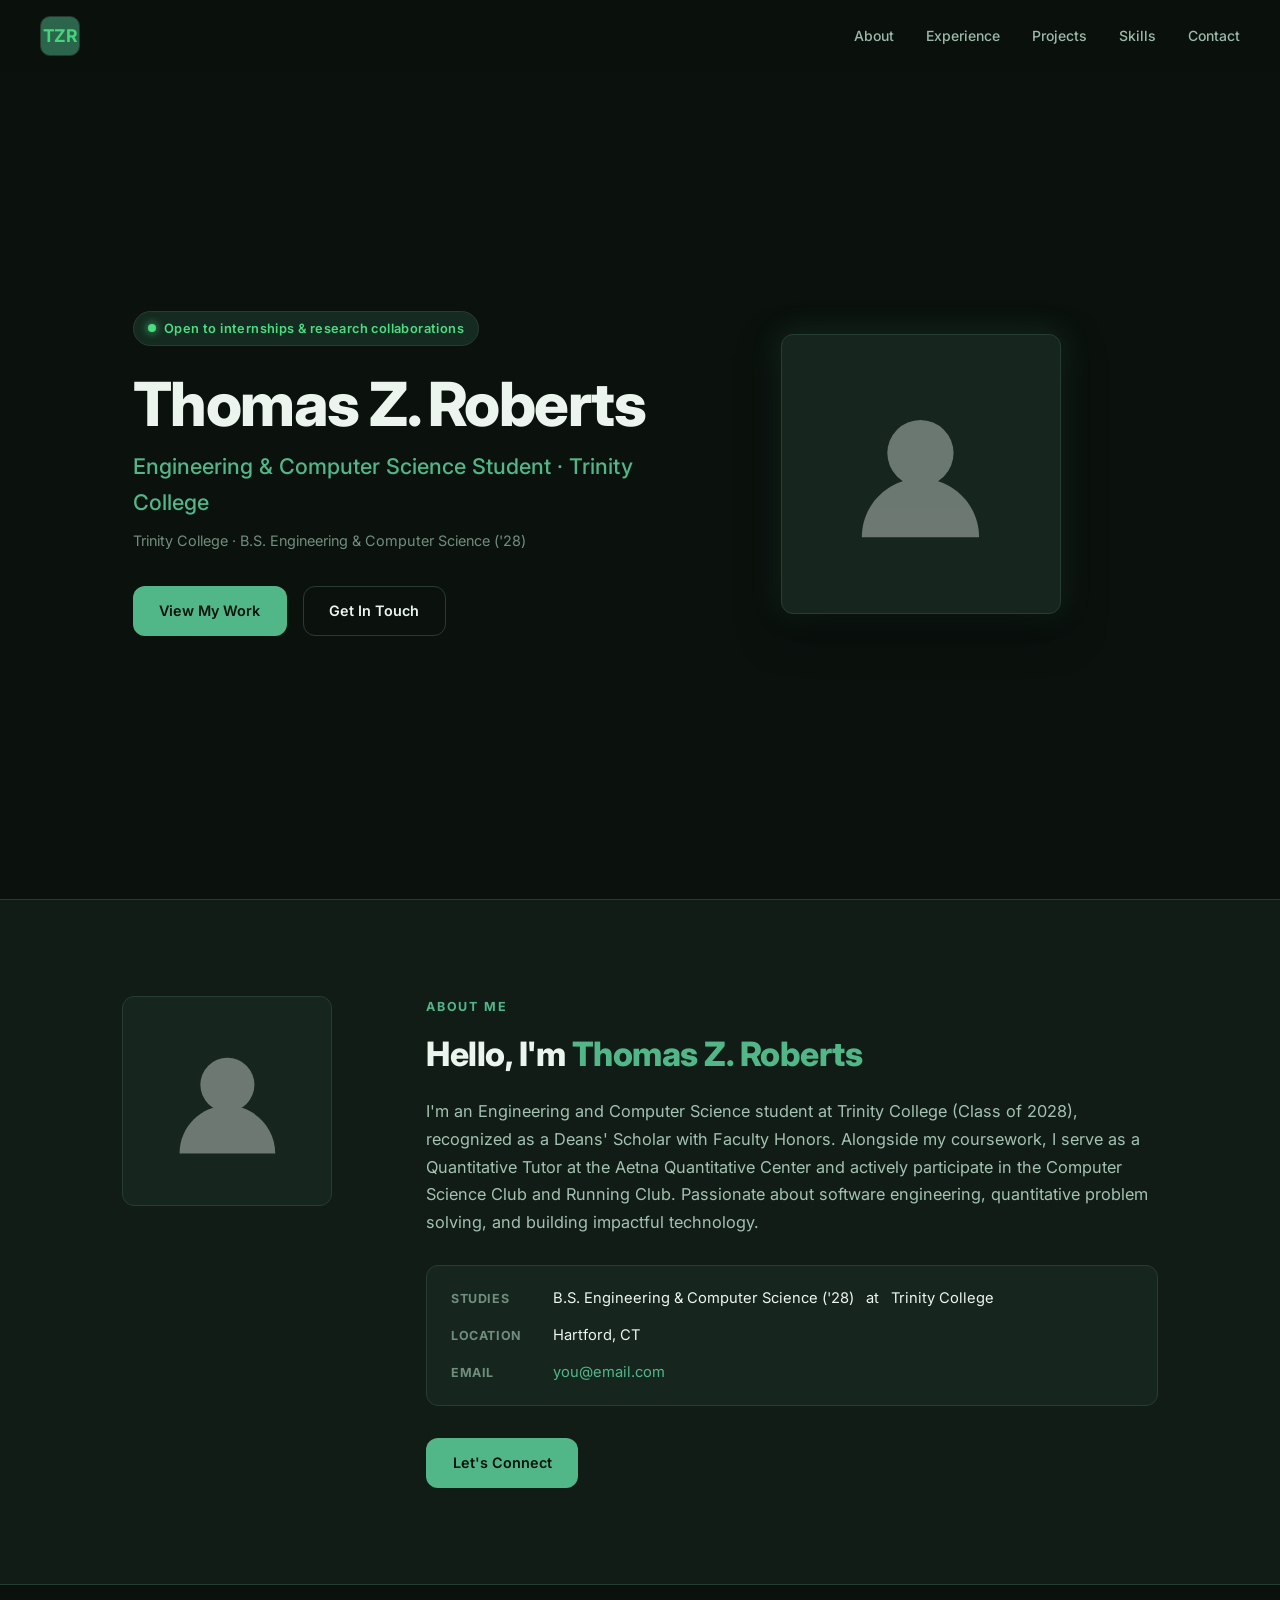
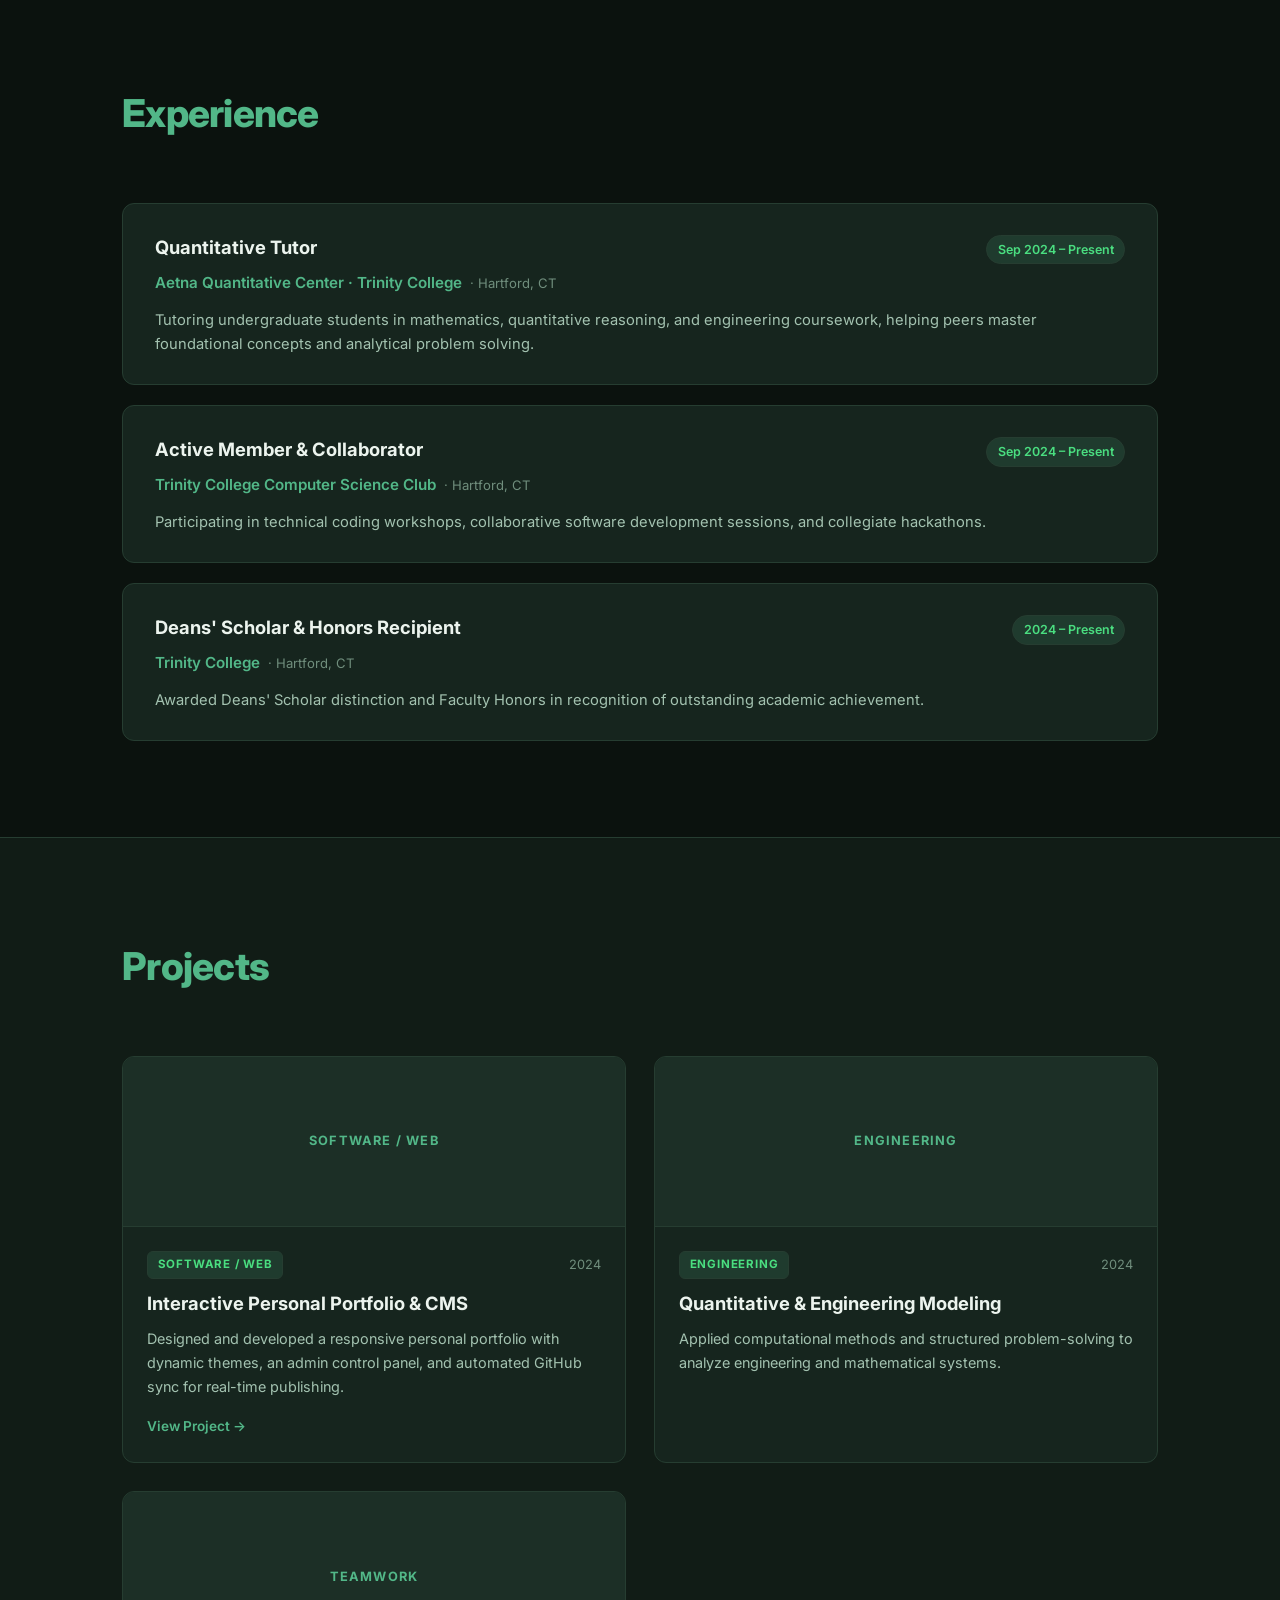
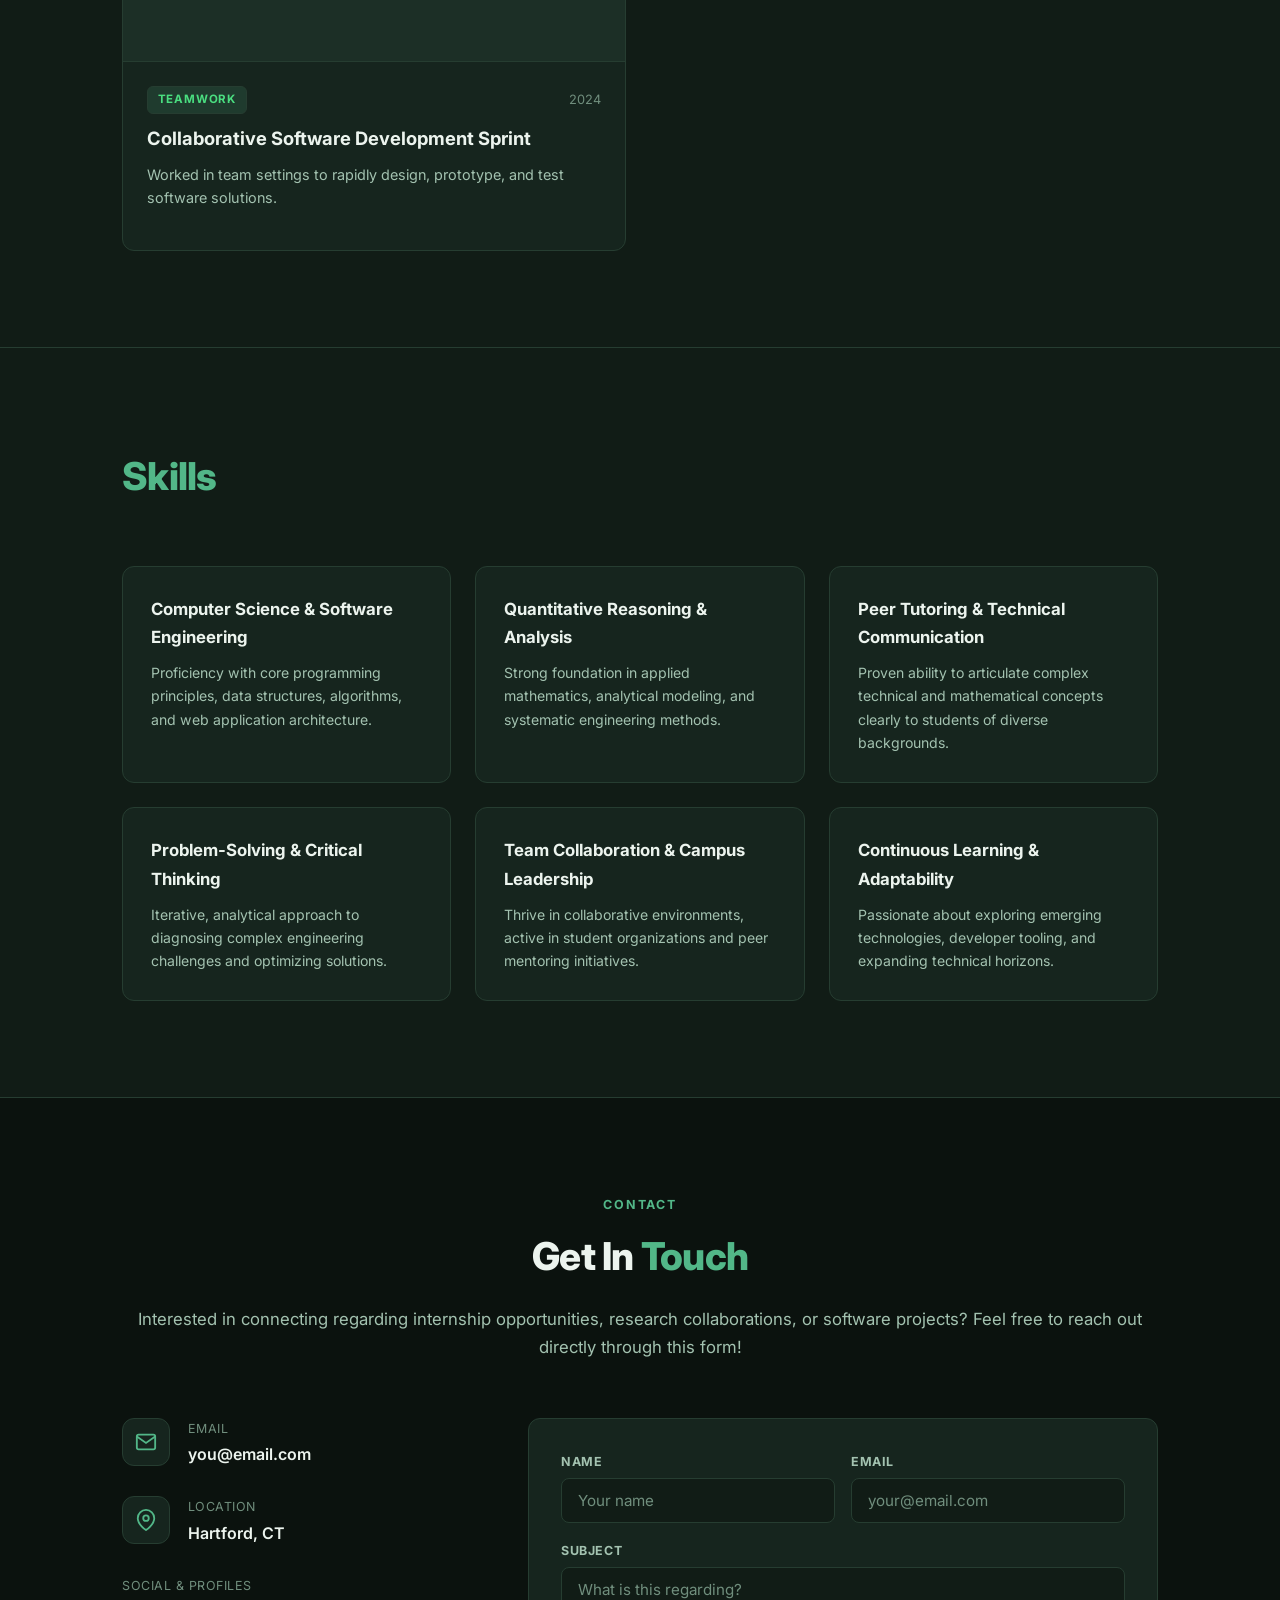
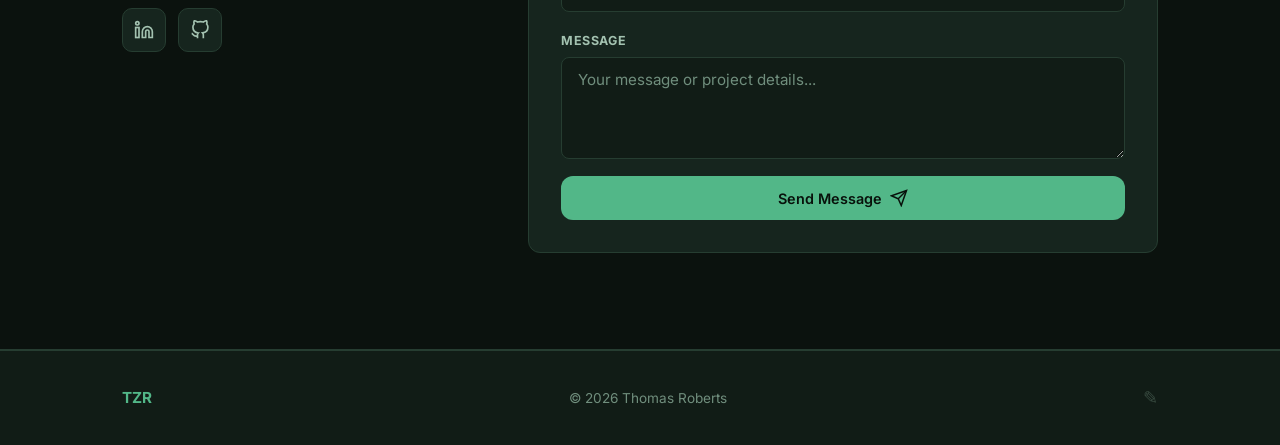
<file: index.html>
<!DOCTYPE html>
<html lang="en">
<head>
  <meta charset="UTF-8" />
  <meta name="viewport" content="width=device-width, initial-scale=1.0" />
  <title id="page-title">Portfolio</title>
  <link rel="stylesheet" href="style.css" />
  <link rel="preconnect" href="https://fonts.googleapis.com" />
  <link rel="preconnect" href="https://fonts.gstatic.com" crossorigin />
  <link href="https://fonts.googleapis.com/css2?family=Inter:wght@300;400;500;600;700;800&family=Outfit:wght@400;600;700&family=Playfair+Display:wght@600;700&family=Space+Grotesk:wght@500;700&display=swap" rel="stylesheet" />
</head>
<body>

  <!-- NAVBAR -->
  <nav class="navbar">
    <a href="#home" class="monogram" id="monogram">YN</a>
    <ul class="nav-links">
      <li><a href="#about" id="nav-link-about">About</a></li>
      <li><a href="#experience" id="nav-link-experience">Experience</a></li>
      <li><a href="#projects" id="nav-link-projects">Projects</a></li>
      <li><a href="#skills" id="nav-link-skills">Skills</a></li>
      <li><a href="#contact" id="nav-link-contact">Contact</a></li>
    </ul>
    <button class="hamburger" id="hamburger" aria-label="Toggle menu">
      <span></span><span></span><span></span>
    </button>
  </nav>

  <!-- HERO -->
  <section id="home" class="hero">
    <div class="hero-left">
      <div class="hero-left-inner">
        <div class="hero-availability" id="hero-availability">
          <span class="hero-badge-dot"></span>
          <span id="hero-availability-text">Open to internships &amp; collaborations</span>
        </div>
        <h1 id="hero-name">Your Name</h1>
        <p class="hero-tagline" id="hero-tagline">Student &amp; Creative Thinker</p>
        <p class="hero-school" id="hero-school"></p>
        <div class="hero-cta">
          <a href="#projects" class="btn btn-green" id="hero-btn-projects">View My Work</a>
          <a href="#contact" class="btn btn-outline" id="hero-btn-contact">Get In Touch</a>
          <a href="#" class="btn btn-outline" id="hero-btn-resume" target="_blank" rel="noopener" style="display: none;">
            <svg width="15" height="15" viewBox="0 0 24 24" fill="none" stroke="currentColor" stroke-width="2"><path d="M21 15v4a2 2 0 0 1-2 2H5a2 2 0 0 1-2-2v-4"/><polyline points="7 10 12 15 17 10"/><line x1="12" y1="15" x2="12" y2="3"/></svg>
            <span id="hero-resume-text">Resume</span>
          </a>
        </div>
      </div>
    </div>
    <div class="hero-right">
      <div class="hero-photo" id="hero-photo">
        <svg viewBox="0 0 120 120" fill="currentColor" xmlns="http://www.w3.org/2000/svg">
          <circle cx="60" cy="44" r="26" />
          <path d="M14 110c0-25.405 20.595-46 46-46s46 20.595 46 46" />
        </svg>
      </div>
    </div>
  </section>

  <!-- ABOUT -->
  <section id="about" class="section about reveal">
    <div class="container">
      <div class="about-grid">
        <div class="about-photo-wrap">
          <div class="about-photo" id="about-photo">
            <svg viewBox="0 0 120 120" fill="currentColor" xmlns="http://www.w3.org/2000/svg">
              <circle cx="60" cy="44" r="26" />
              <path d="M14 110c0-25.405 20.595-46 46-46s46 20.595 46 46" />
            </svg>
          </div>
        </div>
        <div class="about-content">
          <p class="label" id="about-eyebrow">About</p>
          <h2><span id="about-heading-prefix">Hello, I'm</span> <span class="green-accent" id="about-name">Your Name</span></h2>
          <p class="about-bio" id="about-bio"></p>
          <div class="about-details">
            <div class="about-detail">
              <span class="detail-label">Studies</span>
              <span id="about-program"></span> at <span id="about-school"></span>
            </div>
            <div class="about-detail">
              <span class="detail-label">Location</span>
              <span id="about-location"></span>
            </div>
            <div class="about-detail">
              <span class="detail-label">Email</span>
              <a id="about-email-link" href="#" class="detail-link">
                <span id="about-email"></span>
              </a>
            </div>
            <div class="about-detail" id="about-resume-wrap" style="display: none;">
              <span class="detail-label">Resume</span>
              <a id="about-resume-link" href="#" class="detail-link" target="_blank" rel="noopener">
                <span>Download Resume (PDF) &rarr;</span>
              </a>
            </div>
          </div>
          <a href="#contact" class="btn btn-green" id="about-connect-btn">Let's Connect</a>
        </div>
      </div>
    </div>
  </section>

  <!-- EXPERIENCE -->
  <section id="experience" class="section experience reveal">
    <div class="container">
      <div class="section-header reveal">
        <h2 id="experience-title-container"><span class="green-accent" id="experience-title-accent">Experience</span></h2>
      </div>
      <div class="experience-timeline reveal" id="experience-list">
        <!-- Rendered by script.js -->
      </div>
    </div>
  </section>

  <!-- PROJECTS -->
  <section id="projects" class="section projects">
    <div class="container">
      <div class="section-header reveal">
        <h2 id="projects-title-container"><span class="green-accent" id="projects-title-accent">Projects</span></h2>
      </div>
      <div class="projects-grid reveal" id="projects-grid">
        <!-- Rendered by script.js -->
      </div>
    </div>
  </section>

  <!-- SKILLS -->
  <section id="skills" class="section skills">
    <div class="container">
      <div class="section-header reveal">
        <h2 id="skills-title-container"><span class="green-accent" id="skills-title-accent">Skills</span></h2>
      </div>
      <div class="skills-grid reveal" id="skills-grid">
        <!-- Rendered by script.js -->
      </div>
    </div>
  </section>

  <!-- CONTACT -->
  <section id="contact" class="section contact reveal">
    <div class="container">
      <div class="section-header center">
        <p class="label center" id="contact-eyebrow">Contact</p>
        <h2 id="contact-title-container"><span id="contact-title-prefix">Get In</span> <span class="green-accent" id="contact-title-accent">Touch</span></h2>
      </div>
      <p class="contact-sub" id="contact-message">Have a project in mind, an internship opportunity, or just want to say hi? My inbox is always open.</p>
      
      <div class="contact-grid">
        <!-- Contact Info -->
        <div class="contact-info">
          <div class="contact-item">
            <div class="contact-icon">
              <svg xmlns="http://www.w3.org/2000/svg" width="22" height="22" viewBox="0 0 24 24" fill="none" stroke="currentColor" stroke-width="2"><path d="M4 4h16c1.1 0 2 .9 2 2v12c0 1.1-.9 2-2 2H4c-1.1 0-2-.9-2-2V6c0-1.1.9-2 2-2z"/><polyline points="22,6 12,13 2,6"/></svg>
            </div>
            <div>
              <p class="contact-item-label">Email</p>
              <a href="mailto:you@email.com" class="contact-item-value" id="contact-email-val">you@email.com</a>
            </div>
          </div>

          <div class="contact-item">
            <div class="contact-icon">
              <svg xmlns="http://www.w3.org/2000/svg" width="22" height="22" viewBox="0 0 24 24" fill="none" stroke="currentColor" stroke-width="2"><path d="M21 10c0 7-9 13-9 13s-9-6-9-13a9 9 0 0118 0z"/><circle cx="12" cy="10" r="3"/></svg>
            </div>
            <div>
              <p class="contact-item-label">Location</p>
              <span class="contact-item-value" id="contact-location-val">Your City</span>
            </div>
          </div>

          <div>
            <p class="contact-item-label" style="margin-bottom: 0.75rem;">Social &amp; Profiles</p>
            <div class="social-links">
              <a id="social-linkedin" href="#" class="social-link" aria-label="LinkedIn" target="_blank" rel="noopener">
                <svg width="20" height="20" viewBox="0 0 24 24" fill="none" stroke="currentColor" stroke-width="2"><path d="M16 8a6 6 0 016 6v7h-4v-7a2 2 0 00-2-2 2 2 0 00-2 2v7h-4v-7a6 6 0 016-6z"/><rect x="2" y="9" width="4" height="12"/><circle cx="4" cy="4" r="2"/></svg>
              </a>
              <a id="social-github" href="#" class="social-link" aria-label="GitHub" target="_blank" rel="noopener">
                <svg width="20" height="20" viewBox="0 0 24 24" fill="none" stroke="currentColor" stroke-width="2"><path d="M9 19c-5 1.5-5-2.5-7-3m14 6v-3.87a3.37 3.37 0 00-.94-2.61c3.14-.35 6.44-1.54 6.44-7A5.44 5.44 0 0020 4.77 5.07 5.07 0 0019.91 1S18.73.65 16 2.48a13.38 13.38 0 00-7 0C6.27.65 5.09 1 5.09 1A5.07 5.07 0 005 4.77a5.44 5.44 0 00-1.5 3.78c0 5.42 3.3 6.61 6.44 7A3.37 3.37 0 009 18.13V22"/></svg>
              </a>
              <a id="social-twitter" href="#" class="social-link" aria-label="Twitter" target="_blank" rel="noopener">
                <svg width="20" height="20" viewBox="0 0 24 24" fill="none" stroke="currentColor" stroke-width="2"><path d="M23 3a10.9 10.9 0 01-3.14 1.53 4.48 4.48 0 00-7.86 3v1A10.66 10.66 0 013 4s-4 9 5 13a11.64 11.64 0 01-7 2c9 5 20 0 20-11.5a4.5 4.5 0 00-.08-.83A7.72 7.72 0 0023 3z"/></svg>
              </a>
              <a id="social-instagram" href="#" class="social-link" aria-label="Instagram" target="_blank" rel="noopener">
                <svg width="20" height="20" viewBox="0 0 24 24" fill="none" stroke="currentColor" stroke-width="2"><rect x="2" y="2" width="20" height="20" rx="5" ry="5"/><path d="M16 11.37A4 4 0 1112.63 8 4 4 0 0116 11.37z"/><line x1="17.5" y1="6.5" x2="17.51" y2="6.5"/></svg>
              </a>
            </div>
          </div>
        </div>

        <!-- Interactive Contact Form -->
        <form class="contact-form" id="contactForm">
          <div class="form-row">
            <div class="form-group">
              <label for="c-name">Name</label>
              <input type="text" id="c-name" placeholder="Your name" required />
            </div>
            <div class="form-group">
              <label for="c-email">Email</label>
              <input type="email" id="c-email" placeholder="your@email.com" required />
            </div>
          </div>
          <div class="form-group">
            <label for="c-subject">Subject</label>
            <input type="text" id="c-subject" placeholder="What is this regarding?" />
          </div>
          <div class="form-group">
            <label for="c-message">Message</label>
            <textarea id="c-message" rows="4" placeholder="Your message or project details..." required></textarea>
          </div>
          <button type="submit" class="btn btn-green btn-full" id="contact-submit-btn">
            Send Message
            <svg xmlns="http://www.w3.org/2000/svg" width="18" height="18" viewBox="0 0 24 24" fill="none" stroke="currentColor" stroke-width="2"><line x1="22" y1="2" x2="11" y2="13"/><polygon points="22 2 15 22 11 13 2 9 22 2"/></svg>
          </button>
          <p class="form-success" id="formSuccess">✓ Message sent! Thank you for reaching out.</p>
        </form>
      </div>
    </div>
  </section>

  <!-- FOOTER -->
  <footer class="footer">
    <div class="container footer-inner">
      <span class="footer-monogram" id="footer-monogram">TZR</span>
      <p id="footer-name">&copy; 2026 Thomas Roberts</p>
      <a href="admin.html" class="admin-link" title="Admin Dashboard">&#9998;</a>
    </div>
  </footer>

  <script src="script.js"></script>
</body>
</html>
</file>
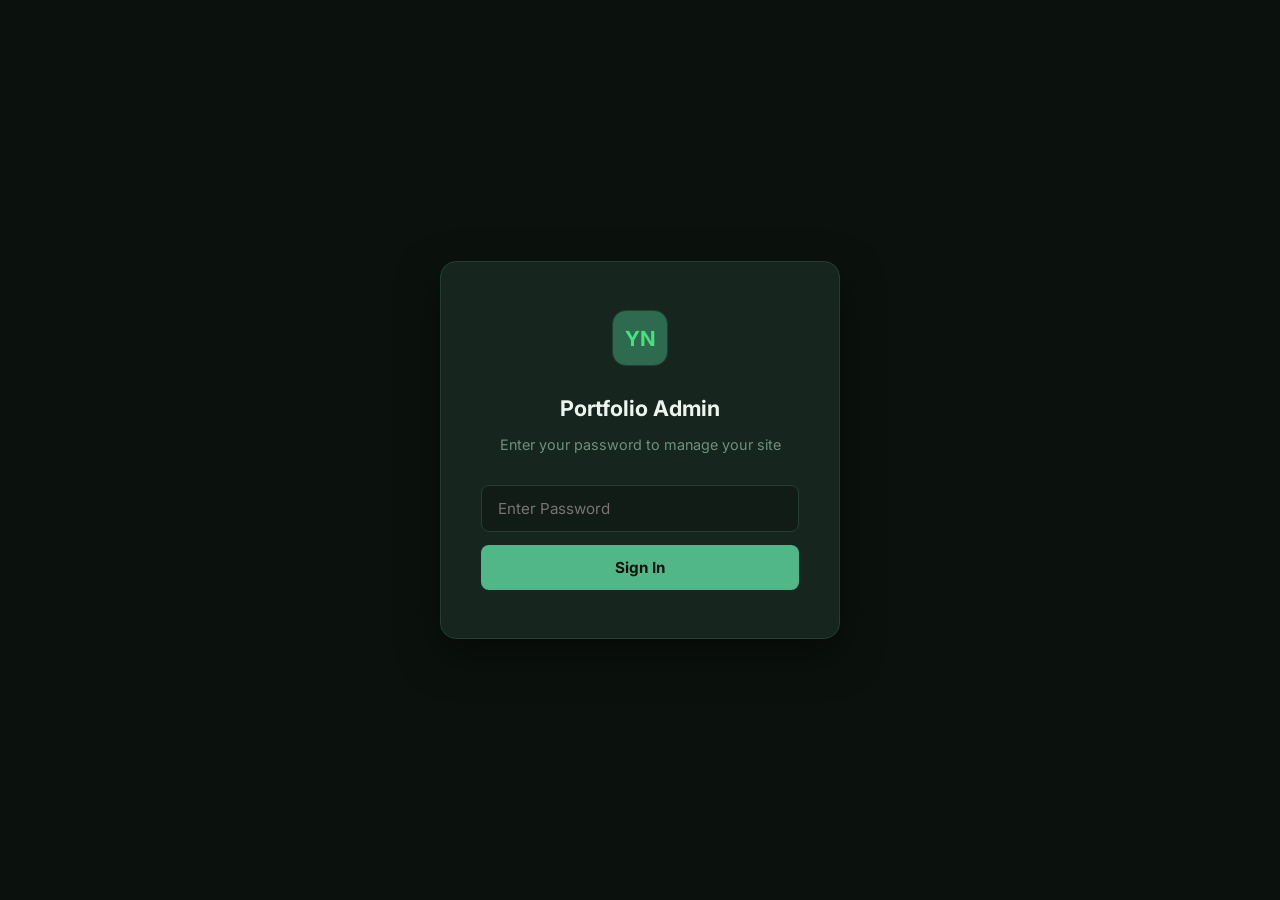
<file: admin.html>
<!DOCTYPE html>
<html lang="en">
<head>
  <meta charset="UTF-8" />
  <meta name="viewport" content="width=device-width, initial-scale=1.0" />
  <title>Portfolio Admin</title>
  <link rel="stylesheet" href="style.css" />
  <link rel="preconnect" href="https://fonts.googleapis.com" />
  <link rel="preconnect" href="https://fonts.gstatic.com" crossorigin />
  <link href="https://fonts.googleapis.com/css2?family=Inter:wght@300;400;500;600;700;800&family=Outfit:wght@400;600;700&family=Playfair+Display:wght@600;700&family=Space+Grotesk:wght@500;700&display=swap" rel="stylesheet" />
</head>
<body class="admin-page">

  <!-- ─── LOGIN VIEW ─── -->
  <div id="login-view" class="login-wrap">
    <div class="login-box">
      <div class="login-logo">YN</div>
      <h1>Portfolio Admin</h1>
      <p>Enter your password to manage your site</p>
      <form id="login-form">
        <input type="password" id="password-input" placeholder="Enter Password" autocomplete="current-password" required />
        <button type="submit">Sign In</button>
      </form>
      <p id="login-error" class="login-error">Incorrect password. Please try again.</p>
    </div>
  </div>

  <!-- ─── ADMIN DASHBOARD ─── -->
  <div id="admin-view" class="admin-layout" style="display: none;">
    <!-- Sidebar -->
    <aside class="admin-sidebar">
      <div class="admin-brand">
        <div class="admin-brand-logo" id="sidebar-logo">YN</div>
        <div class="admin-brand-name">
          <span id="sidebar-name">Your Name</span>
          <small>Student Portfolio</small>
        </div>
      </div>
      <nav class="admin-nav">
        <button class="admin-tab active" data-tab="profile">
          <svg width="18" height="18" viewBox="0 0 24 24" fill="none" stroke="currentColor" stroke-width="2"><path d="M20 21v-2a4 4 0 00-4-4H8a4 4 0 00-4 4v2"/><circle cx="12" cy="7" r="4"/></svg>
          Profile
        </button>
        <button class="admin-tab" data-tab="headings">
          <svg width="18" height="18" viewBox="0 0 24 24" fill="none" stroke="currentColor" stroke-width="2"><polyline points="4 7 4 4 20 4 20 7"/><line x1="9" y1="20" x2="15" y2="20"/><line x1="12" y1="4" x2="12" y2="20"/></svg>
          Titles & Labels
        </button>
        <button class="admin-tab" data-tab="experience">
          <svg width="18" height="18" viewBox="0 0 24 24" fill="none" stroke="currentColor" stroke-width="2"><rect x="2" y="7" width="20" height="14" rx="2" ry="2"/><path d="M16 21V5a2 2 0 0 0-2-2h-4a2 2 0 0 0-2 2v16"/></svg>
          Experience
        </button>
        <button class="admin-tab" data-tab="projects">
          <svg width="18" height="18" viewBox="0 0 24 24" fill="none" stroke="currentColor" stroke-width="2"><path d="M22 19a2 2 0 01-2 2H4a2 2 0 01-2-2V5a2 2 0 012-2h5l2 3h9a2 2 0 012 2z"/></svg>
          Projects
        </button>
        <button class="admin-tab" data-tab="skills">
          <svg width="18" height="18" viewBox="0 0 24 24" fill="none" stroke="currentColor" stroke-width="2"><path d="M12 2l3.09 6.26L22 9.27l-5 4.87 1.18 6.88L12 17.77l-6.18 3.25L7 14.14 2 9.27l6.91-1.01L12 2z"/></svg>
          Skills
        </button>
        <button class="admin-tab" data-tab="inbox">
          <svg width="18" height="18" viewBox="0 0 24 24" fill="none" stroke="currentColor" stroke-width="2"><path d="M22 12h-6l-2 3h-4l-2-3H2v7a2 2 0 002 2h16a2 2 0 002-2v-7z"/><path d="M5.45 5.11L2 12v0h20v0l-3.45-6.89A2 2 0 0016.76 4H7.24a2 2 0 00-1.79 1.11z"/></svg>
          Inbox & Messages <span id="inbox-badge" style="display:none; background:var(--green-bright); color:#08110b; font-size:0.7rem; font-weight:700; padding:1px 6px; border-radius:10px; margin-left:auto;">0</span>
        </button>
        <button class="admin-tab" data-tab="contact">
          <svg width="18" height="18" viewBox="0 0 24 24" fill="none" stroke="currentColor" stroke-width="2"><path d="M4 4h16c1.1 0 2 .9 2 2v12c0 1.1-.9 2-2 2H4c-1.1 0-2-.9-2-2V6c0-1.1.9-2 2-2z"/><polyline points="22,6 12,13 2,6"/></svg>
          Contact & Email Setup
        </button>
        <button class="admin-tab" data-tab="theme">
          <svg width="18" height="18" viewBox="0 0 24 24" fill="none" stroke="currentColor" stroke-width="2"><circle cx="13.5" cy="6.5" r=".5"/><circle cx="17.5" cy="10.5" r=".5"/><circle cx="8.5" cy="7.5" r=".5"/><circle cx="6.5" cy="12.5" r=".5"/><path d="M12 2C6.5 2 2 6.5 2 12s4.5 10 10 10c.926 0 1.648-.746 1.648-1.688 0-.437-.18-.835-.437-1.125-.29-.289-.438-.652-.438-1.125a1.64 1.64 0 0 1 1.668-1.668h1.996c3.051 0 5.563-2.512 5.563-5.563C22 6.5 17.5 2 12 2z"/></svg>
          Theme & Colors
        </button>
        <button class="admin-tab" data-tab="settings">
          <svg width="18" height="18" viewBox="0 0 24 24" fill="none" stroke="currentColor" stroke-width="2"><circle cx="12" cy="12" r="3"/><path d="M19.4 15a1.65 1.65 0 00.33 1.82l.06.06a2 2 0 010 2.83 2 2 0 01-2.83 0l-.06-.06a1.65 1.65 0 00-1.82-.33 1.65 1.65 0 00-1 1.51V21a2 2 0 01-2 2 2 2 0 01-2-2v-.09A1.65 1.65 0 009 19.4a1.65 1.65 0 00-1.82.33l-.06.06a2 2 0 01-2.83 0 2 2 0 010-2.83l.06-.06a1.65 1.65 0 00.33-1.82 1.65 1.65 0 00-1.51-1H3a2 2 0 01-2-2 2 2 0 012-2h.09A1.65 1.65 0 004.6 9a1.65 1.65 0 00-.33-1.82l-.06-.06a2 2 0 010-2.83 2 2 0 012.83 0l.06.06a1.65 1.65 0 001.82.33H9a1.65 1.65 0 001-1.51V3a2 2 0 012-2 2 2 0 012 2v.09a1.65 1.65 0 001 1.51 1.65 1.65 0 001.82-.33l.06-.06a2 2 0 012.83 0 2 2 0 010 2.83l-.06.06a1.65 1.65 0 00-.33 1.82V9a1.65 1.65 0 001.51 1H21a2 2 0 012 2 2 2 0 01-2 2h-.09a1.65 1.65 0 00-1.51 1z"/></svg>
          Settings & Data
        </button>
      </nav>
      <div class="admin-sidebar-footer">
        <button id="sidebar-publish-btn" class="admin-footer-link" style="color:var(--green-bright); font-weight:600;">
          <svg width="16" height="16" viewBox="0 0 24 24" fill="none" stroke="currentColor" stroke-width="2"><polyline points="16 16 12 12 8 16"/><line x1="12" y1="12" x2="12" y2="21"/><path d="M20.39 18.39A5 5 0 0 0 18 9h-1.26A8 8 0 1 0 3 16.3"/><polyline points="16 16 12 12 8 16"/></svg>
          Publish Live to GitHub
        </button>
        <a href="index.html" target="_blank" class="admin-footer-link">
          <svg width="16" height="16" viewBox="0 0 24 24" fill="none" stroke="currentColor" stroke-width="2"><path d="M18 13v6a2 2 0 01-2 2H5a2 2 0 01-2-2V8a2 2 0 012-2h6"/><polyline points="15 3 21 3 21 9"/><line x1="10" y1="14" x2="21" y2="3"/></svg>
          View Live Site
        </a>
        <button id="logout-btn" class="admin-footer-link danger">
          <svg width="16" height="16" viewBox="0 0 24 24" fill="none" stroke="currentColor" stroke-width="2"><path d="M9 21H5a2 2 0 01-2-2V5a2 2 0 012-2h4"/><polyline points="16 17 21 12 16 7"/><line x1="21" y1="12" x2="9" y2="12"/></svg>
          Sign Out
        </button>
      </div>
    </aside>

    <!-- Main Content Area -->
    <main class="admin-main">
      
      <!-- TAB 1: PROFILE -->
      <section id="tab-profile" class="admin-tab-content active">
        <div class="admin-section-header">
          <div>
            <h2>Profile Settings</h2>
            <p>Customize your identity, student background, photo, and bio</p>
          </div>
        </div>
        <form id="profile-form">
          <div class="admin-card">
            <div class="admin-card-header">
              <h3>Basic Information</h3>
              <p>Key information displayed across your portfolio</p>
            </div>
            <div class="form-grid">
              <div class="form-group">
                <label for="prof-name">Full Name</label>
                <input type="text" id="prof-name" required />
              </div>
              <div class="form-group">
                <label for="prof-monogram">Initials / Monogram</label>
                <input type="text" id="prof-monogram" maxlength="3" />
              </div>
              <div class="form-group span-2">
                <label for="prof-tagline">Headline / Tagline</label>
                <input type="text" id="prof-tagline" placeholder="e.g. Student & Creative Thinker" required />
              </div>
              <div class="form-group">
                <label for="prof-school">School / University</label>
                <input type="text" id="prof-school" placeholder="e.g. State University" />
              </div>
              <div class="form-group">
                <label for="prof-program">Program / Field of Study</label>
                <input type="text" id="prof-program" placeholder="e.g. B.S. Communications & Design" />
              </div>
              <div class="form-group">
                <label for="prof-availability">Availability Status</label>
                <input type="text" id="prof-availability" placeholder="e.g. Open to internships & collaborations" />
              </div>
              <div class="form-group">
                <label for="prof-location">Location</label>
                <input type="text" id="prof-location" placeholder="e.g. New York, NY" />
              </div>

              <!-- Profile Image Upload / URL -->
              <div class="form-group span-2">
                <label>Profile Photo</label>
                <div class="image-upload-wrap">
                  <div class="image-preview-thumb" id="prof-photo-thumb" style="cursor:pointer;" title="Click or drag image here">No Image</div>
                  <div class="image-upload-controls">
                    <button type="button" class="file-btn" id="prof-photo-btn">
                      <svg width="16" height="16" viewBox="0 0 24 24" fill="none" stroke="currentColor" stroke-width="2"><path d="M21 15v4a2 2 0 01-2 2H5a2 2 0 01-2-2v-4"/><polyline points="17 8 12 3 7 8"/><line x1="12" y1="3" x2="12" y2="15"/></svg>
                      Choose Image File
                    </button>
                    <input type="file" id="prof-photo-file" accept="image/png, image/jpeg, image/jpg, image/webp, image/gif, image/*" style="display: none;" />
                    <input type="text" id="prof-photo" placeholder="Or paste image URL (https://...)" />
                    <button type="button" id="prof-photo-remove" class="btn-ghost" style="padding: 0.25rem 0.6rem; font-size: 0.75rem; align-self: flex-start; border-radius: 6px; display: none;">Remove Photo</button>
                  </div>
                </div>
              </div>

              <!-- Resume Upload / URL -->
              <div class="form-group span-2">
                <label>Resume / CV (PDF or Link)</label>
                <div class="image-upload-wrap" style="align-items: flex-start;">
                  <div class="image-upload-controls" style="width: 100%;">
                    <div style="display: flex; gap: 0.5rem; flex-wrap: wrap; align-items: center;">
                      <button type="button" class="file-btn" id="prof-resume-btn">
                        <svg width="16" height="16" viewBox="0 0 24 24" fill="none" stroke="currentColor" stroke-width="2"><path d="M14 2H6a2 2 0 0 0-2 2v16a2 2 0 0 0 2 2h12a2 2 0 0 0 2-2V8z"/><polyline points="14 2 14 8 20 8"/><line x1="16" y1="13" x2="8" y2="13"/><line x1="16" y1="17" x2="8" y2="17"/><polyline points="10 9 9 9 8 9"/></svg>
                        Upload PDF from Computer
                      </button>
                      <input type="file" id="prof-resume-file" accept=".pdf,application/pdf" style="display: none;" />
                      <button type="button" id="prof-resume-remove" class="btn-ghost" style="padding: 0.35rem 0.75rem; font-size: 0.78rem; border-radius: 6px; display: none;">Remove Resume</button>
                      <span id="prof-resume-status" style="font-size: 0.8rem; color: var(--text-muted); margin-left: 0.25rem;">No resume attached</span>
                    </div>
                    <input type="text" id="prof-resume" placeholder="Or paste Google Drive / Dropbox / hosted PDF link (https://...)" style="margin-top: 0.5rem;" />
                    <small style="color: var(--text-muted); font-size: 0.75rem;">Uploading a PDF or adding a link will automatically display a <b>"Download Resume"</b> button on your homepage.</small>
                  </div>
                </div>
              </div>

              <div class="form-group span-2">
                <label for="prof-bio">About Me Bio</label>
                <textarea id="prof-bio" rows="4"></textarea>
              </div>
            </div>
            <div class="save-bar">
              <button type="submit" class="btn btn-green">Save Profile</button>
              <span id="profile-save-msg" class="save-msg">✓ Saved successfully!</span>
            </div>
          </div>
        </form>
      </section>

      <!-- TAB 2: TITLES & LABELS -->
      <section id="tab-headings" class="admin-tab-content">
        <div class="admin-section-header">
          <div>
            <h2>Titles, Headings &amp; Button Text</h2>
            <p>Customize all page headings, navbar labels, and call-to-action buttons across the site</p>
          </div>
        </div>
        <form id="headings-form">
          <!-- Site & Navigation -->
          <div class="admin-card">
            <div class="admin-card-header">
              <h3>Browser Title &amp; Navigation Bar</h3>
              <p>Labels used in the top browser tab and header menu</p>
            </div>
            <div class="form-grid">
              <div class="form-group span-2">
                <label for="hd-site-title">Browser Tab Title</label>
                <input type="text" id="hd-site-title" placeholder="e.g. Jane Doe - Portfolio" />
              </div>
              <div class="form-group">
                <label for="hd-nav-about">Nav Link: About</label>
                <input type="text" id="hd-nav-about" placeholder="About" />
              </div>
              <div class="form-group">
                <label for="hd-nav-experience">Nav Link: Experience</label>
                <input type="text" id="hd-nav-experience" placeholder="Experience" />
              </div>
              <div class="form-group">
                <label for="hd-nav-projects">Nav Link: Projects</label>
                <input type="text" id="hd-nav-projects" placeholder="Projects" />
              </div>
              <div class="form-group">
                <label for="hd-nav-skills">Nav Link: Skills</label>
                <input type="text" id="hd-nav-skills" placeholder="Skills" />
              </div>
              <div class="form-group">
                <label for="hd-nav-contact">Nav Link: Contact</label>
                <input type="text" id="hd-nav-contact" placeholder="Contact" />
              </div>
            </div>
          </div>

          <!-- Hero & About Section -->
          <div class="admin-card">
            <div class="admin-card-header">
              <h3>Hero &amp; About Section</h3>
            </div>
            <div class="form-grid">
              <div class="form-group">
                <label for="hd-hero-btn-projects">Hero Button 1 (Primary)</label>
                <input type="text" id="hd-hero-btn-projects" placeholder="View My Work" />
              </div>
              <div class="form-group">
                <label for="hd-hero-btn-contact">Hero Button 2 (Secondary)</label>
                <input type="text" id="hd-hero-btn-contact" placeholder="Get In Touch" />
              </div>
              <div class="form-group">
                <label for="hd-about-eyebrow">About Overline Label</label>
                <input type="text" id="hd-about-eyebrow" placeholder="About" />
              </div>
              <div class="form-group">
                <label for="hd-about-prefix">About Heading Intro</label>
                <input type="text" id="hd-about-prefix" placeholder="Hello, I'm" />
              </div>
              <div class="form-group span-2">
                <label for="hd-about-btn">About Call-to-Action Button</label>
                <input type="text" id="hd-about-btn" placeholder="Let's Connect" />
              </div>
            </div>
          </div>

          <!-- Experience, Projects & Skills Sections -->
          <div class="admin-card">
            <div class="admin-card-header">
              <h3>Experience, Projects &amp; Skills Sections</h3>
            </div>
            <div class="form-grid">
              <div class="form-group">
                <label for="hd-exp-eyebrow">Experience Overline Label</label>
                <input type="text" id="hd-exp-eyebrow" placeholder="Experience" />
              </div>
              <div class="form-group">
                <label for="hd-exp-title-prefix">Experience Title (First Part)</label>
                <input type="text" id="hd-exp-title-prefix" placeholder="Work &amp;" />
              </div>
              <div class="form-group span-2">
                <label for="hd-exp-title-accent">Experience Title (Highlighted Word)</label>
                <input type="text" id="hd-exp-title-accent" placeholder="Experience" />
              </div>

              <div class="form-group">
                <label for="hd-proj-eyebrow">Projects Overline Label</label>
                <input type="text" id="hd-proj-eyebrow" placeholder="Projects" />
              </div>
              <div class="form-group">
                <label for="hd-proj-title-prefix">Projects Title (First Word)</label>
                <input type="text" id="hd-proj-title-prefix" placeholder="Selected" />
              </div>
              <div class="form-group span-2">
                <label for="hd-proj-title-accent">Projects Title (Highlighted Word)</label>
                <input type="text" id="hd-proj-title-accent" placeholder="Projects" />
              </div>

              <div class="form-group">
                <label for="hd-skill-eyebrow">Skills Overline Label</label>
                <input type="text" id="hd-skill-eyebrow" placeholder="Capabilities" />
              </div>
              <div class="form-group">
                <label for="hd-skill-title-prefix">Skills Title (First Part)</label>
                <input type="text" id="hd-skill-title-prefix" placeholder="Skills &amp;" />
              </div>
              <div class="form-group span-2">
                <label for="hd-skill-title-accent">Skills Title (Highlighted Word)</label>
                <input type="text" id="hd-skill-title-accent" placeholder="Strengths" />
              </div>
            </div>
          </div>

          <!-- Contact Section -->
          <div class="admin-card">
            <div class="admin-card-header">
              <h3>Contact Section Headings</h3>
            </div>
            <div class="form-grid">
              <div class="form-group">
                <label for="hd-contact-eyebrow">Contact Overline Label</label>
                <input type="text" id="hd-contact-eyebrow" placeholder="Contact" />
              </div>
              <div class="form-group">
                <label for="hd-contact-title-prefix">Contact Title (First Part)</label>
                <input type="text" id="hd-contact-title-prefix" placeholder="Get In" />
              </div>
              <div class="form-group">
                <label for="hd-contact-title-accent">Contact Title (Highlighted Word)</label>
                <input type="text" id="hd-contact-title-accent" placeholder="Touch" />
              </div>
              <div class="form-group">
                <label for="hd-contact-btn">Form Submit Button Text</label>
                <input type="text" id="hd-contact-btn" placeholder="Send Message" />
              </div>
            </div>
            <div class="save-bar">
              <button type="submit" class="btn btn-green">Save Titles &amp; Labels</button>
              <span id="headings-save-msg" class="save-msg">✓ Titles updated successfully!</span>
            </div>
          </div>
        </form>
      </section>

      <!-- TAB 3: EXPERIENCE -->
      <section id="tab-experience" class="admin-tab-content">
        <div class="admin-section-header">
          <div>
            <h2>Experience</h2>
            <p>Manage your internships, work experience, research, or campus leadership</p>
          </div>
          <button id="add-experience-btn" class="btn btn-green btn-sm">+ Add Experience</button>
        </div>
        <div class="admin-card">
          <div id="experience-list" class="item-list">
            <!-- Dynamic experience list -->
          </div>
        </div>
      </section>

      <!-- TAB 4: PROJECTS -->
      <section id="tab-projects" class="admin-tab-content">
        <div class="admin-section-header">
          <div>
            <h2>Projects</h2>
            <p>Manage your projects, case studies, or coursework</p>
          </div>
          <button id="add-project-btn" class="btn btn-green btn-sm">+ Add Project</button>
        </div>
        <div class="admin-card">
          <div id="projects-list" class="item-list">
            <!-- Dynamic project list -->
          </div>
        </div>
      </section>

      <!-- TAB 4: SKILLS -->
      <section id="tab-skills" class="admin-tab-content">
        <div class="admin-section-header">
          <div>
            <h2>Skills &amp; Capabilities</h2>
            <p>Highlight your core strengths, soft skills, and toolset</p>
          </div>
          <button id="add-skill-btn" class="btn btn-green btn-sm">+ Add Skill</button>
        </div>
        <div class="admin-card">
          <div id="skills-list" class="item-list">
            <!-- Dynamic skills list -->
          </div>
        </div>
      </section>

      <!-- TAB 5: INBOX & MESSAGES -->
      <section id="tab-inbox" class="admin-tab-content">
        <div class="admin-section-header">
          <div>
            <h2>Inbox &amp; Message Archive</h2>
            <p>View, read, and manage contact form submissions sent from your portfolio</p>
          </div>
          <button id="clear-inbox-btn" class="btn btn-danger btn-sm">Clear Inbox</button>
        </div>
        <div class="admin-card">
          <div id="inbox-list" class="inbox-list">
            <!-- Rendered by admin.js -->
          </div>
        </div>
      </section>

      <!-- TAB 6: CONTACT & EMAIL SETUP -->
      <section id="tab-contact" class="admin-tab-content">
        <div class="admin-section-header">
          <div>
            <h2>Contact &amp; Email Delivery Setup</h2>
            <p>Connect your form directly to your email inbox and manage public contact links</p>
          </div>
        </div>
        <form id="contact-form">
          
          <!-- Real Email Delivery Service Integration -->
          <div class="admin-card">
            <div class="admin-card-header">
              <h3>Direct Email Inbox Integration</h3>
              <p>Receive messages straight to your real email inbox (Gmail, Outlook, iCloud, etc.)</p>
            </div>
            <div class="form-grid">
              <div class="form-group span-2">
                <label for="contact-formspree">Option A: Formspree Endpoint URL</label>
                <input type="url" id="contact-formspree" placeholder="https://formspree.io/f/xyzabcde" />
                <small style="color:var(--text-muted); font-size:0.75rem; margin-top:2px;">
                  Create a free form at <a href="https://formspree.io" target="_blank" style="color:var(--green); text-decoration:underline;">formspree.io</a> and paste your form endpoint URL here.
                </small>
              </div>
              <div class="form-group span-2">
                <label for="contact-web3forms">Option B: Web3Forms Access Key</label>
                <input type="text" id="contact-web3forms" placeholder="e.g. 12345678-abcd-1234-abcd-1234567890ab" />
                <small style="color:var(--text-muted); font-size:0.75rem; margin-top:2px;">
                  Get a free key instantly (no sign-up needed) at <a href="https://web3forms.com" target="_blank" style="color:var(--green); text-decoration:underline;">web3forms.com</a>.
                </small>
              </div>
            </div>
          </div>

          <div class="admin-card">
            <div class="admin-card-header">
              <h3>Contact Details</h3>
            </div>
            <div class="form-grid">
              <div class="form-group">
                <label for="contact-email">Contact / Recipient Email</label>
                <input type="email" id="contact-email" required />
              </div>
              <div class="form-group">
                <label for="contact-loc">Location</label>
                <input type="text" id="contact-loc" placeholder="e.g. New York, USA" />
              </div>
              <div class="form-group span-2">
                <label for="contact-msg-input">Call-to-Action Message</label>
                <input type="text" id="contact-msg-input" placeholder="Have a project in mind..." />
              </div>
            </div>
          </div>

          <div class="admin-card">
            <div class="admin-card-header">
              <h3>Social &amp; Platform Links</h3>
              <p>Leave empty if you don't want a button to show</p>
            </div>
            <div class="form-grid">
              <div class="form-group">
                <label for="soc-linkedin">LinkedIn URL</label>
                <input type="url" id="soc-linkedin" placeholder="https://linkedin.com/in/username" />
              </div>
              <div class="form-group">
                <label for="soc-github">GitHub URL</label>
                <input type="url" id="soc-github" placeholder="https://github.com/username" />
              </div>
              <div class="form-group">
                <label for="soc-twitter">Twitter / X URL</label>
                <input type="url" id="soc-twitter" placeholder="https://x.com/username" />
              </div>
              <div class="form-group">
                <label for="soc-instagram">Instagram URL</label>
                <input type="url" id="soc-instagram" placeholder="https://instagram.com/username" />
              </div>
            </div>
            <div class="save-bar">
              <button type="submit" class="btn btn-green">Save Contact &amp; Email Settings</button>
              <span id="contact-save-msg" class="save-msg">✓ Saved successfully!</span>
            </div>
          </div>
        </form>
      </section>

      <!-- TAB 7: THEME CUSTOMIZATION -->
      <section id="tab-theme" class="admin-tab-content">
        <div class="admin-section-header">
          <div>
            <h2>Theme &amp; Appearance</h2>
            <p>Select a pre-designed palette or customize your exact brand colors &amp; typography</p>
          </div>
        </div>

        <div class="admin-card">
          <div class="admin-card-header">
            <h3>Preset Color Themes</h3>
            <p>Click any preset to instantly apply and preview</p>
          </div>
          <div class="theme-presets-grid" id="theme-presets-container">
            <!-- Rendered by admin.js -->
          </div>
        </div>

        <form id="custom-theme-form">
          <div class="admin-card">
            <div class="admin-card-header">
              <h3>Custom Color Palette</h3>
              <p>Fine-tune individual colors</p>
            </div>
            <div class="color-pickers-grid">
              <div class="color-picker-item">
                <span class="color-picker-label">Background Color</span>
                <div class="color-input-wrap">
                  <input type="color" id="col-bg" />
                  <span class="color-hex-text" id="hex-bg">#0b120e</span>
                </div>
              </div>
              <div class="color-picker-item">
                <span class="color-picker-label">Card Surface</span>
                <div class="color-input-wrap">
                  <input type="color" id="col-card" />
                  <span class="color-hex-text" id="hex-card">#16251e</span>
                </div>
              </div>
              <div class="color-picker-item">
                <span class="color-picker-label">Primary Accent</span>
                <div class="color-input-wrap">
                  <input type="color" id="col-accent" />
                  <span class="color-hex-text" id="hex-accent">#52b788</span>
                </div>
              </div>
              <div class="color-picker-item">
                <span class="color-picker-label">Bright Accent / Glow</span>
                <div class="color-input-wrap">
                  <input type="color" id="col-bright" />
                  <span class="color-hex-text" id="hex-bright">#4ade80</span>
                </div>
              </div>
              <div class="color-picker-item">
                <span class="color-picker-label">Border Color</span>
                <div class="color-input-wrap">
                  <input type="color" id="col-border" />
                  <span class="color-hex-text" id="hex-border">#263d31</span>
                </div>
              </div>
              <div class="color-picker-item">
                <span class="color-picker-label">Text Color</span>
                <div class="color-input-wrap">
                  <input type="color" id="col-text" />
                  <span class="color-hex-text" id="hex-text">#ecf4ee</span>
                </div>
              </div>
            </div>
          </div>

          <div class="admin-card">
            <div class="admin-card-header">
              <h3>Typography &amp; Shape</h3>
            </div>
            <div class="form-grid">
              <div class="form-group">
                <label for="theme-font">Font Family</label>
                <select id="theme-font">
                  <option value="'Inter', sans-serif">Inter (Modern Sans)</option>
                  <option value="'Space Grotesk', sans-serif">Space Grotesk (Tech Minimal)</option>
                  <option value="'Outfit', sans-serif">Outfit (Clean &amp; Friendly)</option>
                  <option value="'Playfair Display', serif">Playfair Display (Editorial Serif)</option>
                </select>
              </div>
              <div class="form-group">
                <label for="theme-radius">Corner Roundness</label>
                <select id="theme-radius">
                  <option value="4px">Sharp (4px)</option>
                  <option value="12px">Rounded (12px)</option>
                  <option value="20px">Soft &amp; Pill (20px)</option>
                </select>
              </div>
            </div>
            <div class="save-bar">
              <button type="submit" class="btn btn-green">Save Theme Settings</button>
              <span id="theme-save-msg" class="save-msg">✓ Theme saved &amp; applied!</span>
            </div>
          </div>
        </form>
      </section>

      <!-- TAB 8: SETTINGS -->
      <section id="tab-settings" class="admin-tab-content">
        <div class="admin-section-header">
          <div>
            <h2>Settings &amp; Data Management</h2>
            <p>Manage security and backup/restore your portfolio content</p>
          </div>
        </div>

        <div class="admin-card">
          <div class="admin-card-header">
            <h3>Change Admin Password</h3>
          </div>
          <form id="password-change-form">
            <div class="form-grid">
              <div class="form-group">
                <label for="new-password">New Password</label>
                <input type="password" id="new-password" required minlength="4" />
              </div>
              <div class="form-group">
                <label for="confirm-password">Confirm New Password</label>
                <input type="password" id="confirm-password" required minlength="4" />
              </div>
            </div>
            <div class="save-bar">
              <button type="submit" class="btn btn-green">Update Password</button>
              <span id="password-save-msg" class="save-msg">✓ Password changed!</span>
            </div>
          </form>
        </div>

        <!-- 1-Click GitHub Live Sync -->
        <div class="admin-card" style="border: 1.5px solid var(--green); background: linear-gradient(180deg, rgba(82, 183, 136, 0.08) 0%, var(--bg-card) 100%);">
          <div class="admin-card-header">
            <div>
              <h3 style="color:var(--green-bright); display:flex; align-items:center; gap:8px;">
                <svg width="20" height="20" viewBox="0 0 24 24" fill="none" stroke="currentColor" stroke-width="2"><path d="M9 19c-5 1.5-5-2.5-7-3m14 6v-3.87a3.37 3.37 0 00-.94-2.61c3.14-.35 6.44-1.54 6.44-7A5.44 5.44 0 0020 4.77 5.07 5.07 0 0019.91 1S18.73.65 16 2.48a13.38 13.38 0 00-7 0C6.27.65 5.09 1 5.09 1A5.07 5.07 0 005 4.77a5.44 5.44 0 00-1.5 3.78c0 5.42 3.3 6.61 6.44 7A3.37 3.37 0 009 18.13V22"/></svg>
                1-Click GitHub Live Sync
              </h3>
              <p>Push your customized portfolio directly to GitHub with one click so everyone sees your live site!</p>
            </div>
          </div>
          
          <div class="form-grid">
            <div class="form-group span-2">
              <label for="gh-token">GitHub Personal Access Token</label>
              <input type="password" id="gh-token" placeholder="ghp_xxxxxxxxxxxxxxxxxxxx or github_pat_xxxxxxxx" />
              <small style="color:var(--text-muted); font-size:0.78rem; margin-top:4px; line-height:1.5;">
                Need a token? <a href="https://github.com/settings/tokens/new?description=Portfolio%20Admin&scopes=repo" target="_blank" style="color:var(--green-bright); text-decoration:underline;">Click here to generate a token</a> with <b>repo</b> scope checked, then copy &amp; paste it here.
              </small>
            </div>
          </div>

          <div class="save-bar" style="margin-top:1.25rem; flex-wrap:wrap; gap:0.6rem;">
            <button type="button" id="gh-publish-btn" class="btn btn-green">
              <svg width="18" height="18" viewBox="0 0 24 24" fill="none" stroke="currentColor" stroke-width="2"><polyline points="16 16 12 12 8 16"/><line x1="12" y1="12" x2="12" y2="21"/><path d="M20.39 18.39A5 5 0 0 0 18 9h-1.26A8 8 0 1 0 3 16.3"/><polyline points="16 16 12 12 8 16"/></svg>
              Push &amp; Publish Live to GitHub
            </button>
            <button type="button" id="gh-test-btn" class="btn btn-outline btn-sm">Test Connection</button>
            <button type="button" id="gh-save-token-btn" class="btn btn-outline btn-sm">Save Token</button>
            <div id="gh-publish-status" class="save-msg" style="width:100%; margin-top:0.5rem; line-height:1.4;"></div>
          </div>
        </div>

        <div class="admin-card">
          <div class="admin-card-header">
            <h3>Sync Across Devices &amp; Mobile</h3>
            <p>Easily transfer your settings to your phone or backup your site data</p>
          </div>
          <div style="display: flex; gap: 0.75rem; flex-wrap: wrap; margin-bottom: 1rem;">
            <button type="button" id="copy-sync-link-btn" class="btn btn-green btn-sm">
              <svg width="15" height="15" viewBox="0 0 24 24" fill="none" stroke="currentColor" stroke-width="2"><path d="M10 13a5 5 0 0 0 7.54.54l3-3a5 5 0 0 0-7.07-7.07l-1.72 1.71"/><path d="M14 11a5 5 0 0 0-7.54-.54l-3 3a5 5 0 0 0 7.07 7.07l1.71-1.71"/></svg>
              Copy Mobile Sync Link
            </button>
            <button type="button" id="copy-json-btn" class="btn btn-outline btn-sm">Copy Data JSON</button>
            <button type="button" id="export-json-btn" class="btn btn-outline btn-sm">Download data.json</button>
            <label class="btn btn-outline btn-sm" style="cursor: pointer;">
              Import data.json / Backup
              <input type="file" id="import-json-input" accept=".json" style="display: none;" />
            </label>
          </div>
          <p id="sync-link-msg" class="save-msg" style="color:var(--green-bright); font-size:0.82rem;">✓ Link copied to clipboard! Open it on your phone to transfer all your settings &amp; images instantly.</p>
        </div>

        <div class="admin-card">
          <div class="admin-card-header">
            <h3>Reset to Defaults</h3>
            <p>Restore placeholder student data and remove all custom changes</p>
          </div>
          <button id="reset-defaults-btn" class="btn btn-danger">Reset Everything to Default</button>
        </div>
      </section>

    </main>
  </div>

  <!-- ─── EXPERIENCE MODAL ─── -->
  <div id="experience-modal" class="modal-overlay" hidden>
    <div class="modal">
      <div class="modal-header">
        <h3 id="experience-modal-title">Add Experience</h3>
        <button class="modal-close" data-modal="experience-modal">&times;</button>
      </div>
      <form id="experience-modal-form">
        <input type="hidden" id="em-id" />
        <div class="form-grid">
          <div class="form-group span-2">
            <label for="em-role">Role / Position Title</label>
            <input type="text" id="em-role" placeholder="e.g. Student Research Assistant, Design Intern" required />
          </div>
          <div class="form-group">
            <label for="em-company">Company / Organization</label>
            <input type="text" id="em-company" placeholder="e.g. University Innovation Lab" required />
          </div>
          <div class="form-group">
            <label for="em-location">Location / Type</label>
            <input type="text" id="em-location" placeholder="e.g. On-Campus, Remote, New York, NY" />
          </div>
          <div class="form-group">
            <label for="em-start-date">Start Date</label>
            <input type="text" id="em-start-date" placeholder="e.g. Sep 2023" />
          </div>
          <div class="form-group">
            <label for="em-end-date">End Date</label>
            <input type="text" id="em-end-date" placeholder="e.g. Present or Aug 2024" />
          </div>
          <div class="form-group span-2">
            <label for="em-desc">Key Responsibilities / Achievements</label>
            <textarea id="em-desc" rows="3" placeholder="Describe what you worked on, key outcomes, tools used..." required></textarea>
          </div>
        </div>
        <div class="modal-footer">
          <button type="button" class="btn btn-ghost" data-modal="experience-modal">Cancel</button>
          <button type="submit" class="btn btn-green">Save Experience</button>
        </div>
      </form>
    </div>
  </div>

  <!-- ─── PROJECT MODAL ─── -->
  <div id="project-modal" class="modal-overlay" hidden>
    <div class="modal">
      <div class="modal-header">
        <h3 id="project-modal-title">Add Project</h3>
        <button class="modal-close" data-modal="project-modal">&times;</button>
      </div>
      <form id="project-modal-form">
        <input type="hidden" id="pm-id" />
        <div class="form-grid">
          <div class="form-group span-2">
            <label for="pm-title">Project Title</label>
            <input type="text" id="pm-title" required />
          </div>
          <div class="form-group">
            <label for="pm-year">Year</label>
            <input type="text" id="pm-year" placeholder="e.g. 2024" />
          </div>
          <div class="form-group">
            <label for="pm-category">Category / Tag</label>
            <input type="text" id="pm-category" placeholder="e.g. Research, Case Study, Leadership" />
          </div>

          <!-- Project Cover Image Upload / URL -->
          <div class="form-group span-2">
            <label>Project Cover Image</label>
            <div class="image-upload-wrap">
              <div class="image-preview-thumb" id="pm-image-thumb">No Image</div>
              <div class="image-upload-controls">
                <button type="button" class="file-btn" id="pm-image-btn">
                  <svg width="16" height="16" viewBox="0 0 24 24" fill="none" stroke="currentColor" stroke-width="2"><path d="M21 15v4a2 2 0 01-2 2H5a2 2 0 01-2-2v-4"/><polyline points="17 8 12 3 7 8"/><line x1="12" y1="3" x2="12" y2="15"/></svg>
                  Choose Image File
                </button>
                <input type="file" id="pm-image-file" accept="image/png, image/jpeg, image/jpg, image/webp, image/gif, image/*" style="display: none;" />
                <input type="text" id="pm-image" placeholder="Or paste image URL (https://...)" />
                <button type="button" id="pm-image-remove" class="btn-ghost" style="padding: 0.25rem 0.6rem; font-size: 0.75rem; align-self: flex-start; border-radius: 6px; display: none;">Remove Image</button>
              </div>
            </div>
          </div>

          <div class="form-group span-2">
            <label for="pm-link">Project / Case Study Link (optional)</label>
            <input type="text" id="pm-link" placeholder="https://... or #" />
          </div>
          <div class="form-group span-2">
            <label for="pm-desc">Description</label>
            <textarea id="pm-desc" rows="3" required></textarea>
          </div>
        </div>
        <div class="modal-footer">
          <button type="button" class="btn btn-ghost" data-modal="project-modal">Cancel</button>
          <button type="submit" class="btn btn-green">Save Project</button>
        </div>
      </form>
    </div>
  </div>

  <!-- ─── SKILL MODAL ─── -->
  <div id="skill-modal" class="modal-overlay" hidden>
    <div class="modal">
      <div class="modal-header">
        <h3 id="skill-modal-title">Add Skill</h3>
        <button class="modal-close" data-modal="skill-modal">&times;</button>
      </div>
      <form id="skill-modal-form">
        <input type="hidden" id="sm-id" />
        <div class="form-grid cols-1">
          <div class="form-group">
            <label for="sm-title">Skill / Strength Name</label>
            <input type="text" id="sm-title" required />
          </div>
          <div class="form-group">
            <label for="sm-desc">Description / How You Apply It</label>
            <textarea id="sm-desc" rows="3" required></textarea>
          </div>
        </div>
        <div class="modal-footer">
          <button type="button" class="btn btn-ghost" data-modal="skill-modal">Cancel</button>
          <button type="submit" class="btn btn-green">Save Skill</button>
        </div>
      </form>
    </div>
  </div>

  <script src="script.js"></script>
  <script src="admin.js"></script>
</body>
</html>
</file>
<file: style.css>
/* ─── RESET & BASE ─── */
*, *::before, *::after { box-sizing: border-box; margin: 0; padding: 0; }

:root {
  --font-family: 'Inter', sans-serif;
  --bg:          #0b120e;
  --bg-subtle:   #111c16;
  --bg-card:     #16251e;
  --bg-card-alt: #1c2f26;
  --border:      #263d31;
  --border-focus:#4ade80;
  
  --text:        #ecf4ee;
  --text-mid:    #a3c2b0;
  --text-muted:  #708e7d;
  
  --green:       #52b788;
  --green-bright:#4ade80;
  --green-dark:  #2d6a4f;
  --green-glow:  rgba(82, 183, 136, 0.18);
  --green-badge: rgba(82, 183, 136, 0.15);

  --radius:      12px;
  --transition:  0.25s ease;
  --shadow:      0 4px 24px rgba(0,0,0,0.35);
}

html { scroll-behavior: smooth; }
body {
  font-family: var(--font-family);
  background: var(--bg);
  color: var(--text);
  line-height: 1.7;
  overflow-x: hidden;
  transition: background-color var(--transition), color var(--transition);
}
a { text-decoration: none; color: inherit; }
ul { list-style: none; }

::-webkit-scrollbar { width: 6px; }
::-webkit-scrollbar-track { background: var(--bg); }
::-webkit-scrollbar-thumb { background: var(--border); border-radius: 3px; }

/* ─── NAVBAR ─── */
.navbar {
  position: fixed; top: 0; left: 0; right: 0; z-index: 100;
  display: flex; align-items: center; justify-content: space-between;
  padding: 1rem 2.5rem;
  background: var(--bg);
  opacity: 0.96;
  backdrop-filter: blur(14px);
  border-bottom: 1px solid transparent;
  transition: border-color var(--transition), box-shadow var(--transition);
}
.navbar.scrolled {
  border-color: var(--border);
  box-shadow: 0 4px 20px rgba(0,0,0,0.5);
}
.monogram {
  font-size: 1.1rem; font-weight: 700; letter-spacing: -0.5px;
  width: 40px; height: 40px; border-radius: 10px;
  background: var(--green-dark); color: var(--green-bright);
  border: 1px solid var(--border);
  display: flex; align-items: center; justify-content: center;
}
.nav-links { display: flex; gap: 2rem; }
.nav-links a {
  font-size: 0.875rem; font-weight: 500;
  color: var(--text-mid);
  transition: color var(--transition);
  position: relative;
  padding-bottom: 2px;
}
.nav-links a::after {
  content: ''; position: absolute; bottom: -2px; left: 0;
  width: 0; height: 2px; background: var(--green);
  transition: width var(--transition); border-radius: 2px;
}
.nav-links a:hover { color: var(--text); }
.nav-links a:hover::after { width: 100%; }

.hamburger {
  display: none; flex-direction: column; gap: 5px;
  background: none; border: none; cursor: pointer; padding: 4px;
}
.hamburger span {
  display: block; width: 22px; height: 2px;
  background: var(--text); border-radius: 2px;
}

/* ─── BUTTONS ─── */
.btn {
  display: inline-flex; align-items: center; justify-content: center; gap: 8px;
  padding: 0.75rem 1.6rem; border-radius: var(--radius);
  font-weight: 600; font-size: 0.9rem;
  transition: all var(--transition);
  border: 1.5px solid transparent; cursor: pointer;
  font-family: inherit;
}
.btn-green {
  background: var(--green);
  color: #08110b;
}
.btn-green:hover {
  background: var(--green-bright);
  box-shadow: 0 0 20px var(--green-glow);
}
.btn-outline {
  background: transparent;
  border-color: var(--border);
  color: var(--text);
}
.btn-outline:hover {
  border-color: var(--green);
  color: var(--green-bright);
  background: var(--green-badge);
}
.btn-full { width: 100%; }

/* ─── HERO ─── */
.hero {
  min-height: 100vh;
  display: flex;
  align-items: center;
  position: relative;
  border-bottom: 1px solid var(--border);
}
.hero-left {
  flex: 1.2;
  display: flex;
  align-items: center;
  justify-content: flex-end;
  padding: 8rem 4rem 5rem 2.5rem;
}
.hero-left-inner { max-width: 520px; width: 100%; }

.hero-availability {
  display: inline-flex; align-items: center; gap: 8px;
  background: var(--green-badge);
  border: 1px solid var(--border);
  color: var(--green-bright);
  font-size: 0.8rem; font-weight: 600; letter-spacing: 0.4px;
  padding: 0.35rem 0.9rem; border-radius: 20px;
  margin-bottom: 1.5rem;
}
.hero-badge-dot {
  width: 8px; height: 8px; border-radius: 50%;
  background: var(--green-bright);
  box-shadow: 0 0 8px var(--green-bright);
}

.hero-left h1 {
  font-size: clamp(2.4rem, 5vw, 3.8rem);
  font-weight: 800; color: var(--text);
  letter-spacing: -1.5px; line-height: 1.12;
  margin-bottom: 0.6rem;
}
.hero-tagline {
  font-size: clamp(1.1rem, 2.2vw, 1.35rem);
  color: var(--green); font-weight: 500;
  margin-bottom: 0.5rem;
}
.hero-school {
  font-size: 0.9rem; color: var(--text-muted);
  margin-bottom: 2rem;
}
.hero-cta { display: flex; gap: 1rem; flex-wrap: wrap; }

.hero-right {
  flex: 0.9;
  display: flex; align-items: center; justify-content: flex-start;
  padding: 8rem 2.5rem 5rem 4rem;
}
.hero-photo {
  width: 280px; height: 280px;
  border-radius: var(--radius);
  background: var(--bg-card);
  border: 1px solid var(--border);
  display: flex; align-items: center; justify-content: center;
  overflow: hidden;
  background-size: cover; background-position: center;
  box-shadow: 0 16px 40px rgba(0,0,0,0.5), 0 0 30px var(--green-glow);
}
.hero-photo svg { width: 55%; height: 55%; opacity: 0.4; }
.hero-photo.has-photo svg { display: none; }

/* ─── SECTIONS ─── */
.section { padding: 6rem 0; border-bottom: 1px solid var(--border); }
.container { max-width: 1100px; margin: 0 auto; padding: 0 2rem; }

.label {
  font-size: 0.78rem; font-weight: 700;
  text-transform: uppercase; letter-spacing: 1.8px;
  color: var(--green); margin-bottom: 0.5rem;
}
.label.center { text-align: center; }
.section-header { margin-bottom: 3.5rem; }
.section-header.center { text-align: center; }
.section-header h2 {
  font-size: clamp(1.8rem, 3.5vw, 2.4rem);
  font-weight: 800; letter-spacing: -0.75px;
}
.green-accent { color: var(--green); }

/* ─── ABOUT ─── */
.about { background: var(--bg-subtle); }
.about-grid { display: grid; grid-template-columns: 240px 1fr; gap: 4rem; align-items: start; }
.about-photo {
  width: 210px; height: 210px; border-radius: var(--radius);
  background: var(--bg-card); border: 1px solid var(--border);
  overflow: hidden;
  display: flex; align-items: center; justify-content: center;
  background-size: cover; background-position: center;
}
.about-photo svg { width: 60%; height: 60%; opacity: 0.4; }
.about-photo.has-photo svg { display: none; }
.about-content h2 { font-size: clamp(1.6rem, 3vw, 2.1rem); font-weight: 800; letter-spacing: -0.5px; margin-bottom: 1rem; }
.about-bio { color: var(--text-mid); margin-bottom: 1.75rem; font-size: 1.02rem; }
.about-details {
  display: flex; flex-direction: column; gap: 0.75rem;
  margin-bottom: 2rem; background: var(--bg-card);
  padding: 1.25rem 1.5rem; border-radius: var(--radius);
  border: 1px solid var(--border);
}
.about-detail { font-size: 0.92rem; display: flex; gap: 0.75rem; align-items: baseline; }
.detail-label {
  font-weight: 700; color: var(--text-muted); min-width: 90px;
  font-size: 0.78rem; text-transform: uppercase; letter-spacing: 0.6px;
}
.detail-link { color: var(--green); }
.detail-link:hover { color: var(--green-bright); text-decoration: underline; }

/* ─── EXPERIENCE ─── */
.experience { background: var(--bg); }
.experience-timeline {
  display: flex;
  flex-direction: column;
  gap: 1.25rem;
}
.experience-card {
  background: var(--bg-card);
  border: 1px solid var(--border);
  border-radius: var(--radius);
  padding: 1.75rem 2rem;
  transition: border-color var(--transition), box-shadow var(--transition), transform var(--transition);
}
.experience-card:hover {
  border-color: var(--green);
  box-shadow: 0 8px 24px rgba(0,0,0,0.4), 0 0 16px var(--green-glow);
  transform: translateY(-2px);
}
.exp-header {
  display: flex;
  justify-content: space-between;
  align-items: baseline;
  flex-wrap: wrap;
  gap: 0.5rem;
  margin-bottom: 0.35rem;
}
.exp-role {
  font-size: 1.15rem;
  font-weight: 700;
  color: var(--text);
}
.exp-period {
  font-size: 0.78rem;
  color: var(--green-bright);
  background: var(--green-badge);
  border: 1px solid var(--border);
  padding: 0.2rem 0.65rem;
  border-radius: 20px;
  font-weight: 600;
}
.exp-company {
  font-size: 0.95rem;
  font-weight: 600;
  color: var(--green);
  margin-bottom: 0.75rem;
  display: flex;
  align-items: center;
  gap: 0.5rem;
}
.exp-company-loc {
  color: var(--text-muted);
  font-size: 0.82rem;
  font-weight: 400;
}
.exp-desc {
  font-size: 0.92rem;
  color: var(--text-mid);
  line-height: 1.65;
  white-space: pre-wrap;
}

/* ─── PROJECTS ─── */
.projects { background: var(--bg-subtle); }
.projects-grid { display: grid; grid-template-columns: repeat(2, 1fr); gap: 1.75rem; }
.project-card {
  border: 1px solid var(--border); border-radius: var(--radius);
  overflow: hidden; background: var(--bg-card);
  transition: transform var(--transition), box-shadow var(--transition), border-color var(--transition);
  display: flex; flex-direction: column;
}
.project-card:hover {
  transform: translateY(-5px);
  box-shadow: 0 12px 35px rgba(0,0,0,0.5), 0 0 20px var(--green-glow);
  border-color: var(--green);
}
.project-img {
  height: 170px; background: var(--bg-card-alt);
  background-size: cover; background-position: center;
  border-bottom: 1px solid var(--border);
}
.project-img-placeholder {
  display: flex; align-items: center; justify-content: center;
  font-size: 0.8rem; font-weight: 700; letter-spacing: 1.2px;
  text-transform: uppercase; color: var(--green);
  background: var(--bg-card-alt);
}
.project-body { padding: 1.5rem; display: flex; flex-direction: column; flex: 1; }
.project-meta { display: flex; justify-content: space-between; align-items: center; margin-bottom: 0.6rem; }
.project-category {
  font-size: 0.72rem; font-weight: 700; text-transform: uppercase;
  letter-spacing: 0.8px; color: var(--green-bright);
  background: var(--green-badge); border: 1px solid var(--border);
  padding: 0.2rem 0.6rem; border-radius: 6px;
}
.project-year { font-size: 0.8rem; color: var(--text-muted); }
.project-title { font-size: 1.15rem; font-weight: 700; margin-bottom: 0.5rem; }
.project-desc { font-size: 0.9rem; color: var(--text-mid); line-height: 1.65; margin-bottom: 1rem; flex: 1; }
.project-link {
  font-size: 0.85rem; font-weight: 600; color: var(--green);
  display: inline-flex; align-items: center; gap: 4px;
}
.project-link:hover { color: var(--green-bright); text-decoration: underline; }

/* ─── SKILLS ─── */
.skills { background: var(--bg-subtle); }
.skills-grid { display: grid; grid-template-columns: repeat(3, 1fr); gap: 1.5rem; }
.skill-card {
  background: var(--bg-card); border: 1px solid var(--border);
  border-radius: var(--radius); padding: 1.75rem;
  transition: border-color var(--transition), box-shadow var(--transition);
}
.skill-card:hover {
  border-color: var(--green);
  box-shadow: 0 6px 20px rgba(0,0,0,0.3);
}
.skill-title { font-size: 1.05rem; font-weight: 700; margin-bottom: 0.6rem; color: var(--text); }
.skill-desc { font-size: 0.88rem; color: var(--text-mid); line-height: 1.65; }

/* ─── CONTACT SECTION ─── */
.contact { background: var(--bg); }
.contact-sub {
  text-align: center; color: var(--text-mid);
  margin-top: -2.5rem; margin-bottom: 3.5rem; font-size: 1.05rem;
}
.contact-grid {
  display: grid; grid-template-columns: 1fr 1.5fr;
  gap: 4rem; align-items: start;
}
.contact-info { display: flex; flex-direction: column; gap: 1.75rem; }
.contact-item { display: flex; align-items: flex-start; gap: 1.1rem; }
.contact-icon {
  width: 48px; height: 48px; flex-shrink: 0;
  background: var(--bg-card); border: 1px solid var(--border);
  border-radius: 12px; display: flex; align-items: center; justify-content: center;
  color: var(--green);
}
.contact-item-label { font-size: 0.78rem; color: var(--text-muted); text-transform: uppercase; letter-spacing: 0.5px; margin-bottom: 2px; }
.contact-item-value { font-weight: 600; font-size: 1rem; color: var(--text); }
a.contact-item-value:hover { color: var(--green); }

.social-links { display: flex; gap: 0.75rem; margin-top: 0.5rem; flex-wrap: wrap; }
.social-link {
  width: 44px; height: 44px;
  background: var(--bg-card); border: 1px solid var(--border);
  border-radius: 10px; display: flex; align-items: center; justify-content: center;
  color: var(--text-mid); transition: all var(--transition);
}
.social-link:hover {
  border-color: var(--green); color: var(--green-bright);
  background: var(--green-badge); box-shadow: 0 0 14px var(--green-glow);
}

.contact-form {
  background: var(--bg-card);
  border: 1px solid var(--border);
  border-radius: var(--radius);
  padding: 2rem;
  display: flex; flex-direction: column; gap: 1.1rem;
}
.form-row { display: grid; grid-template-columns: 1fr 1fr; gap: 1rem; }
.form-group { display: flex; flex-direction: column; gap: 0.4rem; }
.form-group label {
  font-size: 0.8rem; font-weight: 600;
  color: var(--text-mid); text-transform: uppercase; letter-spacing: 0.5px;
}
.form-group input,
.form-group textarea,
.form-group select {
  background: var(--bg-subtle);
  border: 1px solid var(--border);
  border-radius: 8px;
  padding: 0.75rem 1rem;
  color: var(--text);
  font-family: inherit; font-size: 0.95rem;
  transition: border-color var(--transition), box-shadow var(--transition);
  resize: vertical;
}
.form-group input::placeholder,
.form-group textarea::placeholder { color: var(--text-muted); }
.form-group input:focus,
.form-group textarea:focus,
.form-group select:focus {
  outline: none; border-color: var(--border-focus);
  box-shadow: 0 0 0 3px var(--green-glow);
  background: var(--bg);
}
.form-success {
  text-align: center; color: var(--green-bright);
  font-size: 0.92rem; display: none; font-weight: 600;
  background: var(--green-badge); padding: 0.75rem;
  border-radius: 8px; border: 1px solid var(--border);
}
.form-success.visible { display: block; }

/* ─── FOOTER ─── */
.footer {
  background: var(--bg-subtle); padding: 2rem;
  border-top: 1px solid var(--border);
}
.footer-inner {
  display: flex; align-items: center; justify-content: space-between;
}
.footer-monogram { font-size: 0.95rem; font-weight: 700; color: var(--green); }
.footer p { font-size: 0.85rem; color: var(--text-muted); }
.admin-link {
  font-size: 1.1rem; color: var(--text-muted); opacity: 0.4;
  transition: opacity var(--transition), color var(--transition);
}
.admin-link:hover { opacity: 1; color: var(--green); }

/* ─── SCROLL REVEAL ─── */
.reveal { opacity: 0; transform: translateY(24px); transition: opacity 0.5s ease, transform 0.5s ease; }
.reveal.visible { opacity: 1; transform: none; }

/* ─── IMAGE UPLOAD PREVIEW WIDGET ─── */
.image-upload-wrap {
  display: flex; gap: 1rem; align-items: center; margin-top: 0.5rem;
}
.image-preview-thumb {
  width: 72px; height: 72px; border-radius: 10px;
  background: var(--bg-subtle); border: 1px solid var(--border);
  background-size: cover; background-position: center;
  display: flex; align-items: center; justify-content: center;
  font-size: 0.7rem; color: var(--text-muted); text-align: center;
  flex-shrink: 0;
}
.image-upload-controls { display: flex; flex-direction: column; gap: 0.4rem; flex: 1; }
.file-btn {
  display: inline-flex; align-items: center; gap: 6px;
  background: var(--bg-card-alt); border: 1px dashed var(--border);
  padding: 0.5rem 0.9rem; border-radius: 8px; font-size: 0.82rem;
  color: var(--text); cursor: pointer; transition: all var(--transition);
  font-weight: 500;
}
.file-btn:hover { border-color: var(--green); color: var(--green-bright); }

/* ─── THEME SWATCHES ─── */
.theme-presets-grid {
  display: grid; grid-template-columns: repeat(auto-fill, minmax(180px, 1fr)); gap: 1rem;
  margin-bottom: 2rem;
}
.theme-preset-card {
  background: var(--bg-subtle); border: 1.5px solid var(--border);
  border-radius: var(--radius); padding: 1rem; cursor: pointer;
  transition: all var(--transition); text-align: left;
}
.theme-preset-card:hover {
  border-color: var(--green); transform: translateY(-2px);
}
.theme-preset-card.active {
  border-color: var(--green-bright); background: var(--green-badge);
}
.preset-colors-row {
  display: flex; gap: 6px; margin-bottom: 0.6rem;
}
.preset-color-dot {
  width: 22px; height: 22px; border-radius: 50%;
  border: 1px solid rgba(255,255,255,0.15);
}
.preset-name { font-size: 0.9rem; font-weight: 700; margin-bottom: 2px; }
.preset-desc { font-size: 0.75rem; color: var(--text-muted); }

.color-pickers-grid {
  display: grid; grid-template-columns: repeat(auto-fill, minmax(220px, 1fr)); gap: 1.25rem;
}
.color-picker-item {
  display: flex; align-items: center; justify-content: space-between;
  background: var(--bg-subtle); padding: 0.85rem 1.1rem;
  border-radius: 8px; border: 1px solid var(--border);
}
.color-picker-label { font-size: 0.82rem; font-weight: 600; color: var(--text-mid); }
.color-input-wrap {
  display: flex; align-items: center; gap: 8px;
}
.color-input-wrap input[type="color"] {
  -webkit-appearance: none; border: none; width: 34px; height: 34px;
  border-radius: 8px; cursor: pointer; background: transparent; padding: 0;
}
.color-input-wrap input[type="color"]::-webkit-color-swatch-wrapper { padding: 0; }
.color-input-wrap input[type="color"]::-webkit-color-swatch { border-radius: 8px; border: 1px solid var(--border); }
.color-hex-text { font-family: monospace; font-size: 0.8rem; color: var(--text-muted); width: 65px; }

/* ─── ADMIN STYLES ─── */
.admin-page { font-family: var(--font-family); background: var(--bg); min-height: 100vh; color: var(--text); }

.login-wrap {
  min-height: 100vh; display: flex; align-items: center; justify-content: center;
  background: var(--bg); padding: 1.5rem;
}
.login-box {
  background: var(--bg-card); border: 1px solid var(--border);
  border-radius: 16px; padding: 3rem 2.5rem;
  width: 100%; max-width: 400px;
  box-shadow: 0 16px 40px rgba(0,0,0,0.5);
  text-align: center;
}
.login-logo {
  width: 56px; height: 56px; border-radius: 14px;
  background: var(--green-dark); color: var(--green-bright);
  border: 1px solid var(--border);
  font-size: 1.3rem; font-weight: 700;
  display: flex; align-items: center; justify-content: center;
  margin: 0 auto 1.5rem;
}
.login-box h1 { font-size: 1.35rem; font-weight: 700; margin-bottom: 0.35rem; }
.login-box p { font-size: 0.9rem; color: var(--text-muted); margin-bottom: 1.75rem; }
.login-box input {
  width: 100%; padding: 0.8rem 1rem;
  border: 1px solid var(--border); border-radius: 8px;
  font-family: inherit; font-size: 0.95rem; color: var(--text);
  margin-bottom: 0.85rem; background: var(--bg-subtle);
  transition: border-color var(--transition), box-shadow var(--transition);
}
.login-box input:focus { outline: none; border-color: var(--green); box-shadow: 0 0 0 3px var(--green-glow); }
.login-box button {
  width: 100%; padding: 0.8rem; background: var(--green);
  color: #08110b; border: none; border-radius: 8px;
  font-family: inherit; font-size: 0.95rem; font-weight: 700;
  cursor: pointer; transition: background var(--transition);
}
.login-box button:hover { background: var(--green-bright); }
.login-error { color: #f87171; font-size: 0.85rem; margin-top: 0.6rem; display: none; }
.login-error.show { display: block; }

/* ADMIN LAYOUT */
.admin-layout { display: flex; min-height: 100vh; }
.admin-sidebar {
  width: 230px; flex-shrink: 0;
  background: var(--bg-subtle); border-right: 1px solid var(--border);
  display: flex; flex-direction: column;
  padding: 1.5rem 0; position: sticky; top: 0; height: 100vh; overflow-y: auto;
}
.admin-brand {
  display: flex; align-items: center; gap: 0.75rem;
  padding: 0 1.25rem 1.25rem;
  border-bottom: 1px solid var(--border);
  margin-bottom: 1rem;
}
.admin-brand-logo {
  width: 38px; height: 38px; border-radius: 8px;
  background: var(--green-dark); color: var(--green-bright);
  font-size: 0.9rem; font-weight: 700;
  display: flex; align-items: center; justify-content: center;
  border: 1px solid var(--border);
}
.admin-brand-name { font-size: 0.9rem; font-weight: 700; color: var(--text); }
.admin-brand-name small { display: block; font-weight: 400; color: var(--text-muted); font-size: 0.72rem; }

.admin-nav { display: flex; flex-direction: column; flex: 1; padding: 0 0.75rem; gap: 4px; }
.admin-tab {
  display: flex; align-items: center; gap: 0.65rem;
  padding: 0.65rem 0.85rem; border-radius: 8px;
  font-size: 0.88rem; font-weight: 500; color: var(--text-mid);
  cursor: pointer; border: none; background: none; width: 100%; text-align: left;
  transition: all var(--transition); font-family: inherit;
}
.admin-tab:hover { background: var(--bg-card); color: var(--text); }
.admin-tab.active { background: var(--green-badge); color: var(--green-bright); font-weight: 600; border: 1px solid var(--border); }

.admin-sidebar-footer {
  padding: 1rem 0.75rem 0; border-top: 1px solid var(--border);
  margin-top: auto; display: flex; flex-direction: column; gap: 0.5rem;
}
.admin-footer-link {
  display: flex; align-items: center; gap: 0.6rem; font-size: 0.82rem;
  color: var(--text-muted); padding: 0.5rem 0.75rem; border-radius: 6px;
  cursor: pointer; border: none; background: none; width: 100%; text-align: left;
  transition: all var(--transition); font-family: inherit;
}
.admin-footer-link:hover { background: var(--bg-card); color: var(--text); }
.admin-footer-link.danger:hover { background: rgba(239,68,68,0.15); color: #f87171; }

.admin-main { flex: 1; padding: 2.25rem; overflow-y: auto; background: var(--bg); }
.admin-tab-content { display: none; }
.admin-tab-content.active { display: block; }

.admin-section-header { display: flex; align-items: center; justify-content: space-between; margin-bottom: 2rem; }
.admin-section-header h2 { font-size: 1.3rem; font-weight: 800; }
.admin-section-header p { font-size: 0.85rem; color: var(--text-muted); margin-top: 0.2rem; }

.admin-card {
  background: var(--bg-card); border: 1px solid var(--border);
  border-radius: var(--radius); padding: 1.75rem; margin-bottom: 1.5rem;
}
.admin-card-header { display: flex; align-items: center; justify-content: space-between; margin-bottom: 1.25rem; }
.admin-card-header h3 { font-size: 1rem; font-weight: 700; color: var(--text); }
.admin-card-header p { font-size: 0.82rem; color: var(--text-muted); }

.form-grid { display: grid; grid-template-columns: 1fr 1fr; gap: 1.1rem; }
.form-grid.cols-1 { grid-template-columns: 1fr; }
.form-group { display: flex; flex-direction: column; gap: 0.35rem; }
.form-group.span-2 { grid-column: span 2; }
.form-group label {
  font-size: 0.78rem; font-weight: 700; color: var(--text-mid);
  text-transform: uppercase; letter-spacing: 0.6px;
}

.btn-sm { padding: 0.5rem 1.1rem; font-size: 0.85rem; }
.btn-danger { background: rgba(239,68,68,0.15); color: #f87171; border: 1px solid rgba(239,68,68,0.3); }
.btn-danger:hover { background: rgba(239,68,68,0.25); }
.btn-ghost { background: transparent; border: 1px solid var(--border); color: var(--text-mid); }
.btn-ghost:hover { background: var(--bg-card-alt); color: var(--text); }

.save-bar { display: flex; align-items: center; gap: 1rem; margin-top: 1.5rem; }
.save-msg { font-size: 0.85rem; color: var(--green-bright); display: none; font-weight: 600; }
.save-msg.show { display: block; }

/* ITEM LIST */
.item-list { display: flex; flex-direction: column; gap: 0.85rem; }
.item-row {
  background: var(--bg-subtle); border: 1px solid var(--border);
  border-radius: 10px; padding: 1rem 1.25rem;
  display: flex; align-items: flex-start; gap: 1rem;
}
.item-row-body { flex: 1; }
.item-row-title { font-size: 0.95rem; font-weight: 700; margin-bottom: 0.25rem; color: var(--text); }
.item-row-desc { font-size: 0.85rem; color: var(--text-mid); }
.item-row-actions { display: flex; gap: 0.5rem; flex-shrink: 0; }
.item-row-actions button {
  padding: 0.35rem 0.75rem; font-size: 0.78rem; border-radius: 6px;
  cursor: pointer; border: 1px solid var(--border);
  background: var(--bg-card); color: var(--text-mid);
  font-family: inherit; font-weight: 600; transition: all var(--transition);
}
.item-row-actions button:hover { background: var(--bg-card-alt); color: var(--text); border-color: var(--green); }
.item-row-actions button.delete:hover { background: rgba(239,68,68,0.15); color: #f87171; border-color: rgba(239,68,68,0.3); }

/* MODAL */
.modal-overlay {
  position: fixed; inset: 0; background: rgba(0,0,0,0.6);
  z-index: 1000; display: flex; align-items: center; justify-content: center;
  backdrop-filter: blur(6px);
}
.modal-overlay[hidden] { display: none; }
.modal {
  background: var(--bg-card); border: 1px solid var(--border);
  border-radius: 16px; padding: 2rem; width: 100%; max-width: 560px;
  max-height: 90vh; overflow-y: auto;
  box-shadow: 0 20px 60px rgba(0,0,0,0.7);
}
.modal-header { display: flex; align-items: center; justify-content: space-between; margin-bottom: 1.5rem; }
.modal-header h3 { font-size: 1.15rem; font-weight: 700; color: var(--text); }
.modal-close { background: none; border: none; font-size: 1.5rem; cursor: pointer; color: var(--text-muted); line-height: 1; padding: 0; }
.modal-close:hover { color: var(--text); }
.modal-footer { display: flex; justify-content: flex-end; gap: 0.75rem; margin-top: 1.5rem; }

/* ─── RESPONSIVE & MOBILE STYLING ─── */
@media (max-width: 900px) {
  .hero { flex-direction: column; text-align: center; }
  .hero-left { padding: 6.5rem 1.5rem 2.5rem; justify-content: center; }
  .hero-left-inner { max-width: 100%; }
  .hero-cta { justify-content: center; }
  .hero-right { flex: none; width: 100%; justify-content: center; padding: 1rem 1.5rem 3.5rem; }
  .hero-photo { width: 220px; height: 220px; }
  .about-grid { grid-template-columns: 1fr; gap: 2rem; }
  .about-photo { margin: 0 auto; width: 180px; height: 180px; }
  .projects-grid { grid-template-columns: 1fr; }
  .skills-grid { grid-template-columns: repeat(2, 1fr); }
  .contact-grid { grid-template-columns: 1fr; gap: 2.5rem; }
  .form-row { grid-template-columns: 1fr; }

  /* Admin Dashboard Mobile */
  .admin-layout { flex-direction: column; min-height: 100vh; }
  .admin-sidebar {
    width: 100%; height: auto; position: static;
    border-right: none; border-bottom: 1px solid var(--border);
    padding: 1rem 1.25rem;
  }
  .admin-brand {
    padding: 0 0 0.75rem; margin-bottom: 0.75rem;
  }
  .admin-nav {
    flex-direction: row; overflow-x: auto; flex-wrap: nowrap;
    -webkit-overflow-scrolling: touch; padding: 4px 0; gap: 6px;
  }
  .admin-nav::-webkit-scrollbar { height: 4px; }
  .admin-tab {
    white-space: nowrap; width: auto; flex-shrink: 0;
    padding: 0.5rem 0.85rem; font-size: 0.82rem;
  }
  .admin-sidebar-footer {
    flex-direction: row; justify-content: space-between;
    padding: 0.75rem 0 0; margin-top: 0.5rem;
  }
  .admin-main { padding: 1.5rem 1.25rem; overflow-x: hidden; }
  .form-grid { grid-template-columns: 1fr; }
  .form-group.span-2 { grid-column: span 1; }
  .color-pickers-grid { grid-template-columns: 1fr; }
  .theme-presets-grid { grid-template-columns: repeat(auto-fill, minmax(140px, 1fr)); }
  .modal { width: 94%; max-width: 94vw; padding: 1.25rem; margin: 1rem; }
}

@media (max-width: 600px) {
  .navbar { padding: 0.85rem 1.25rem; }
  .nav-links {
    display: none; position: absolute; top: 100%; left: 0; right: 0;
    background: var(--bg-subtle); border-bottom: 1px solid var(--border);
    flex-direction: column; padding: 1.25rem 1.5rem; gap: 0.85rem;
    box-shadow: 0 10px 25px rgba(0,0,0,0.5);
  }
  .nav-links.open { display: flex; }
  .hamburger { display: flex; }
  .skills-grid { grid-template-columns: 1fr; }
  .footer-inner { flex-direction: column; gap: 0.6rem; text-align: center; }
  .image-upload-wrap { flex-direction: column; align-items: flex-start; }
  .item-row { flex-direction: column; gap: 0.75rem; }
  .item-row-actions { width: 100%; justify-content: flex-end; }
  .inbox-header { flex-direction: column; gap: 4px; }
  .inbox-actions { flex-wrap: wrap; justify-content: flex-start; }
  .save-bar { flex-direction: column; align-items: stretch; }
  .save-bar button { width: 100%; }
}
/* ─── INBOX STYLES ─── */
.inbox-list { display: flex; flex-direction: column; gap: 1rem; }
.inbox-card {
  background: var(--bg-subtle); border: 1px solid var(--border);
  border-radius: 10px; padding: 1.25rem 1.5rem;
  transition: all var(--transition);
}
.inbox-card.unread {
  border-color: var(--green);
  box-shadow: 0 0 12px var(--green-glow);
}
.inbox-header {
  display: flex; justify-content: space-between; align-items: flex-start;
  margin-bottom: 0.6rem;
}
.inbox-sender { font-weight: 700; font-size: 1rem; color: var(--text); }
.inbox-email { font-size: 0.82rem; color: var(--green); margin-left: 6px; font-weight: 400; }
.inbox-date { font-size: 0.75rem; color: var(--text-muted); }
.inbox-subject { font-size: 0.9rem; font-weight: 600; color: var(--text-mid); margin-bottom: 0.5rem; }
.inbox-body { font-size: 0.88rem; color: var(--text); line-height: 1.6; white-space: pre-wrap; background: var(--bg-card); padding: 0.85rem 1rem; border-radius: 8px; border: 1px solid var(--border); }
.inbox-actions { display: flex; gap: 0.6rem; margin-top: 0.85rem; justify-content: flex-end; }
</file>
